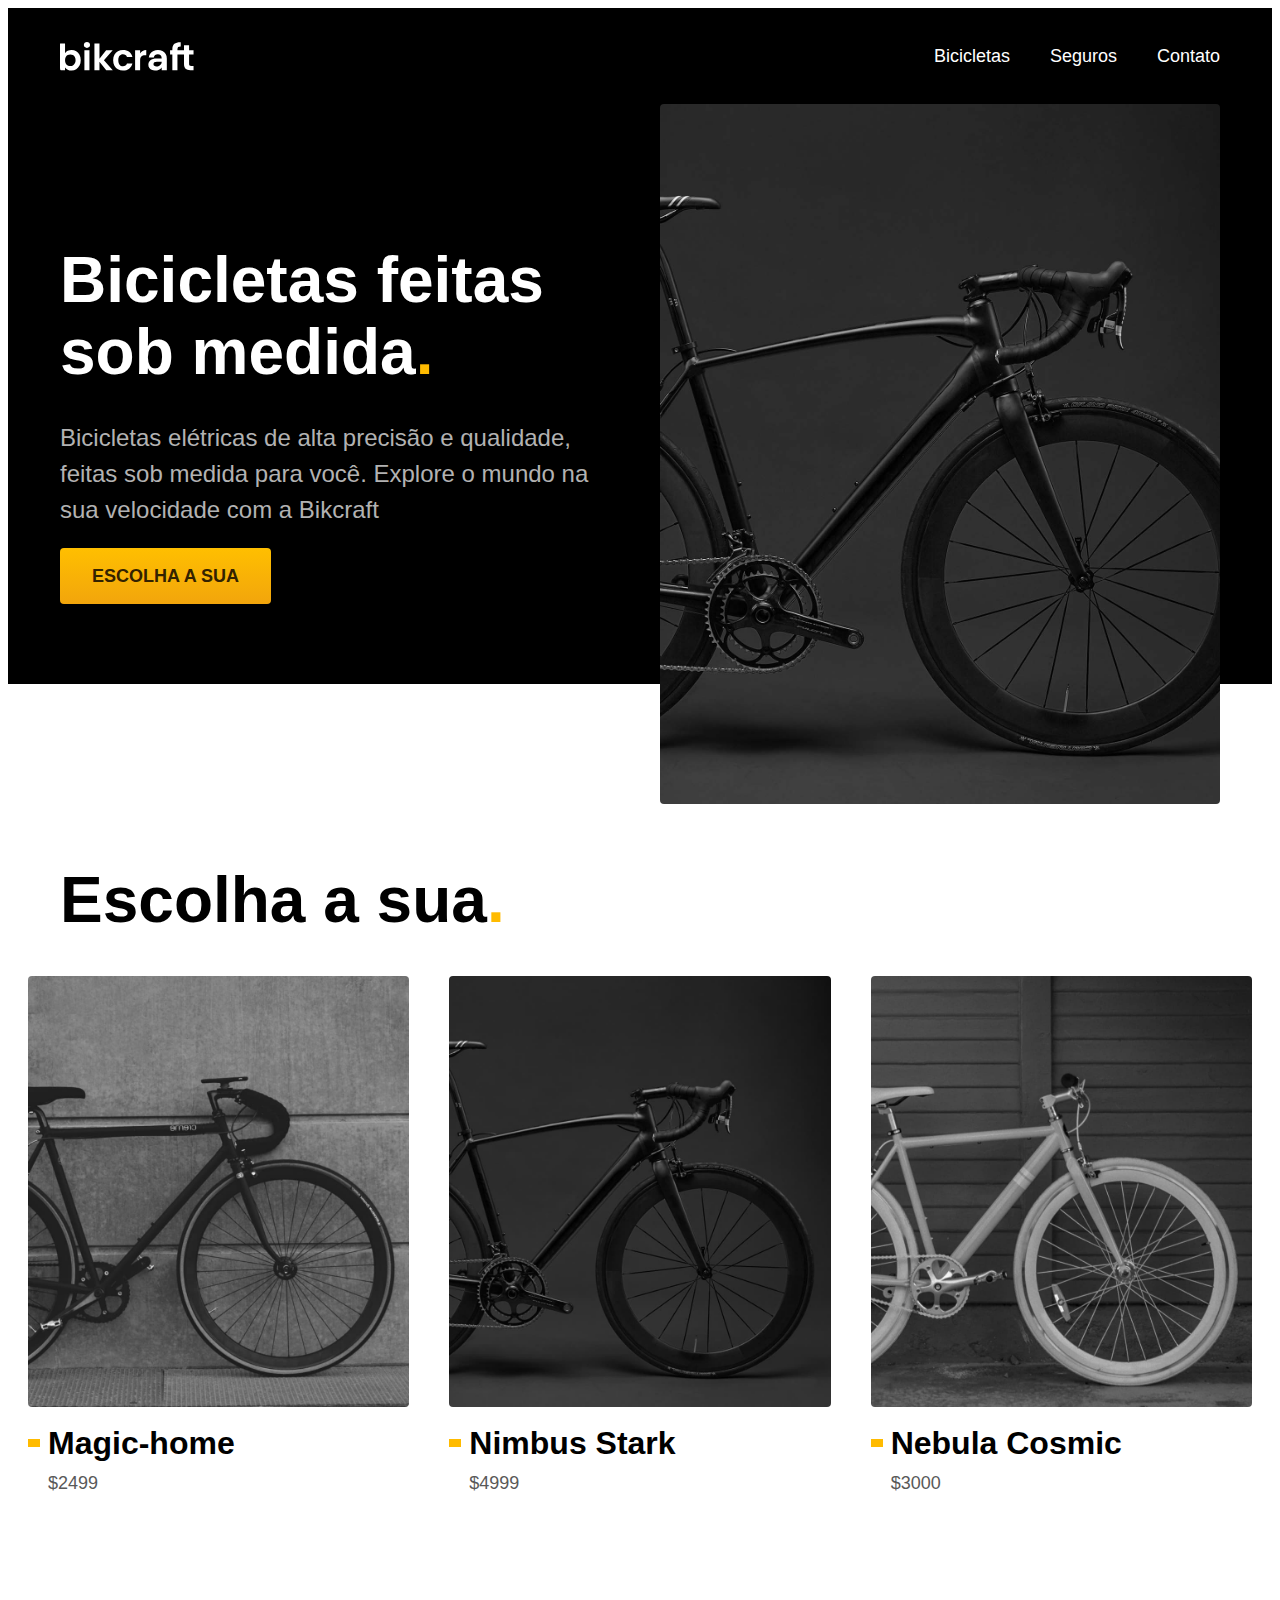
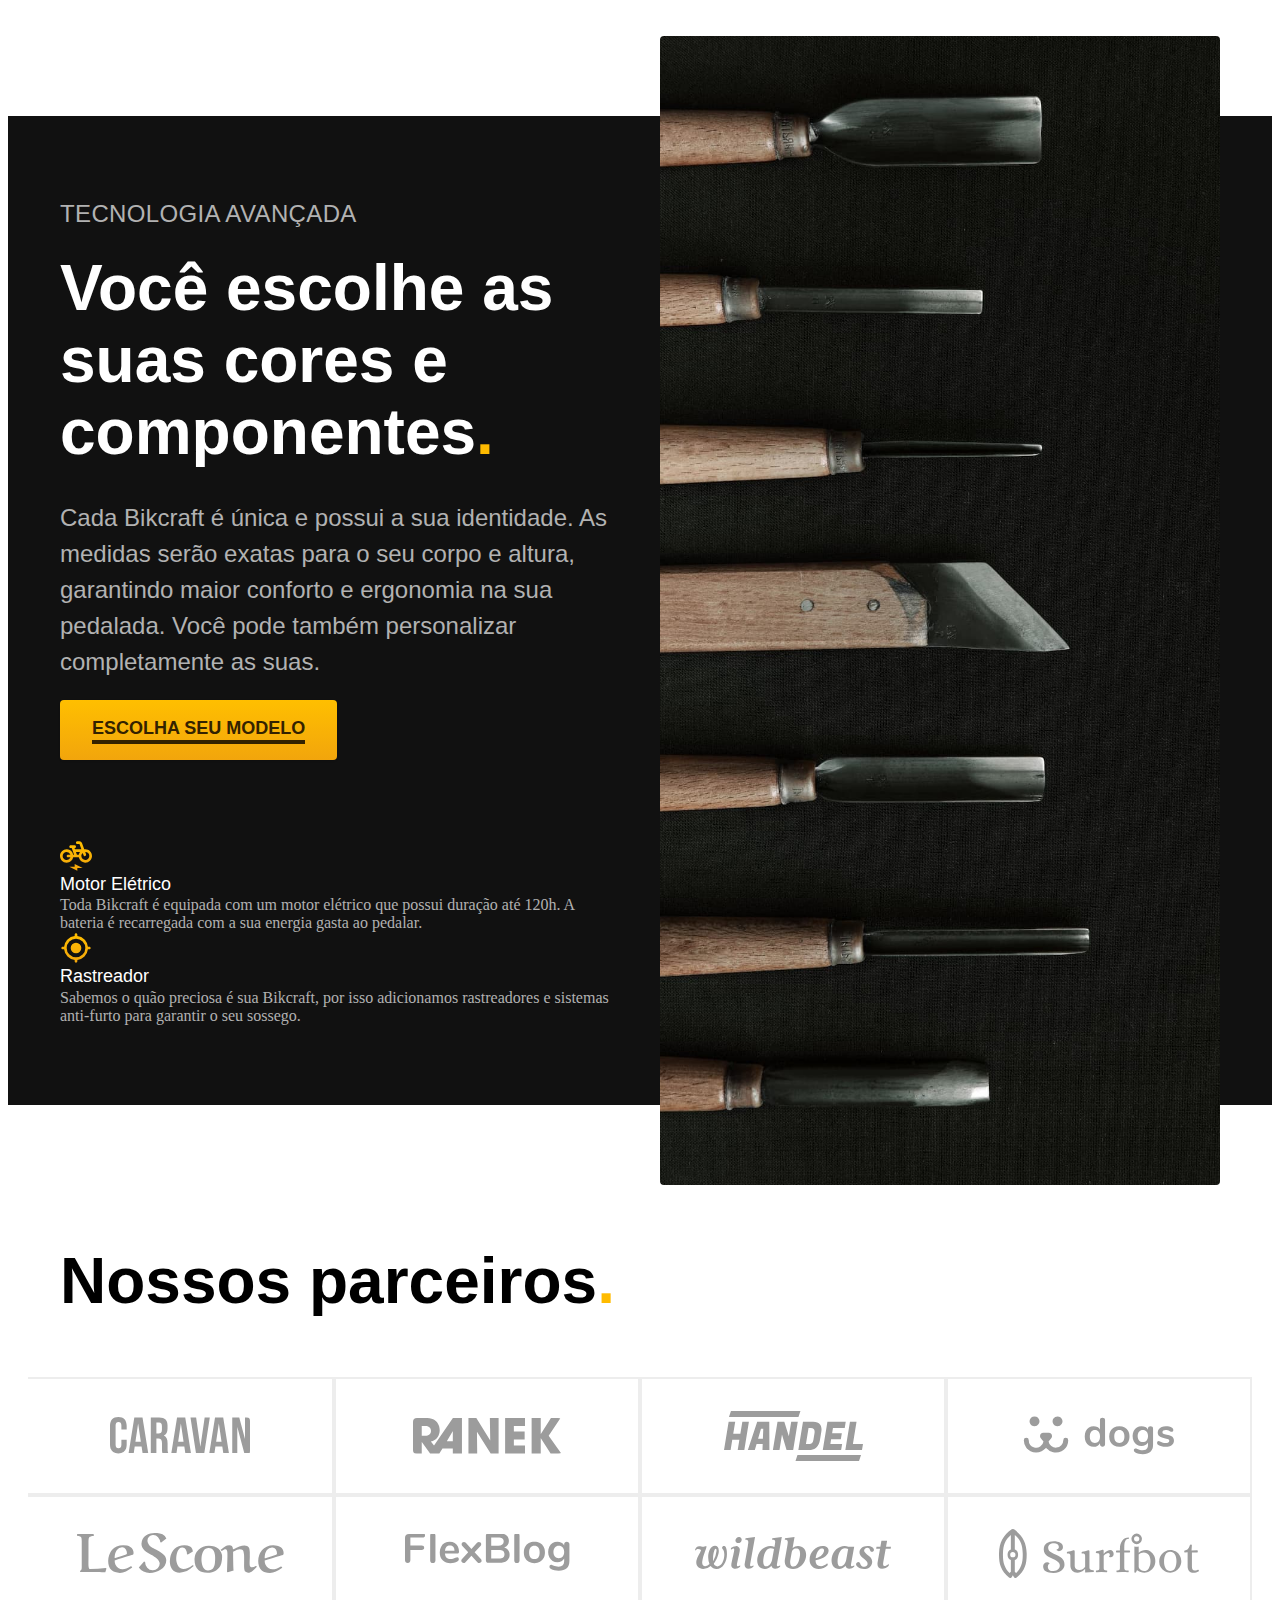
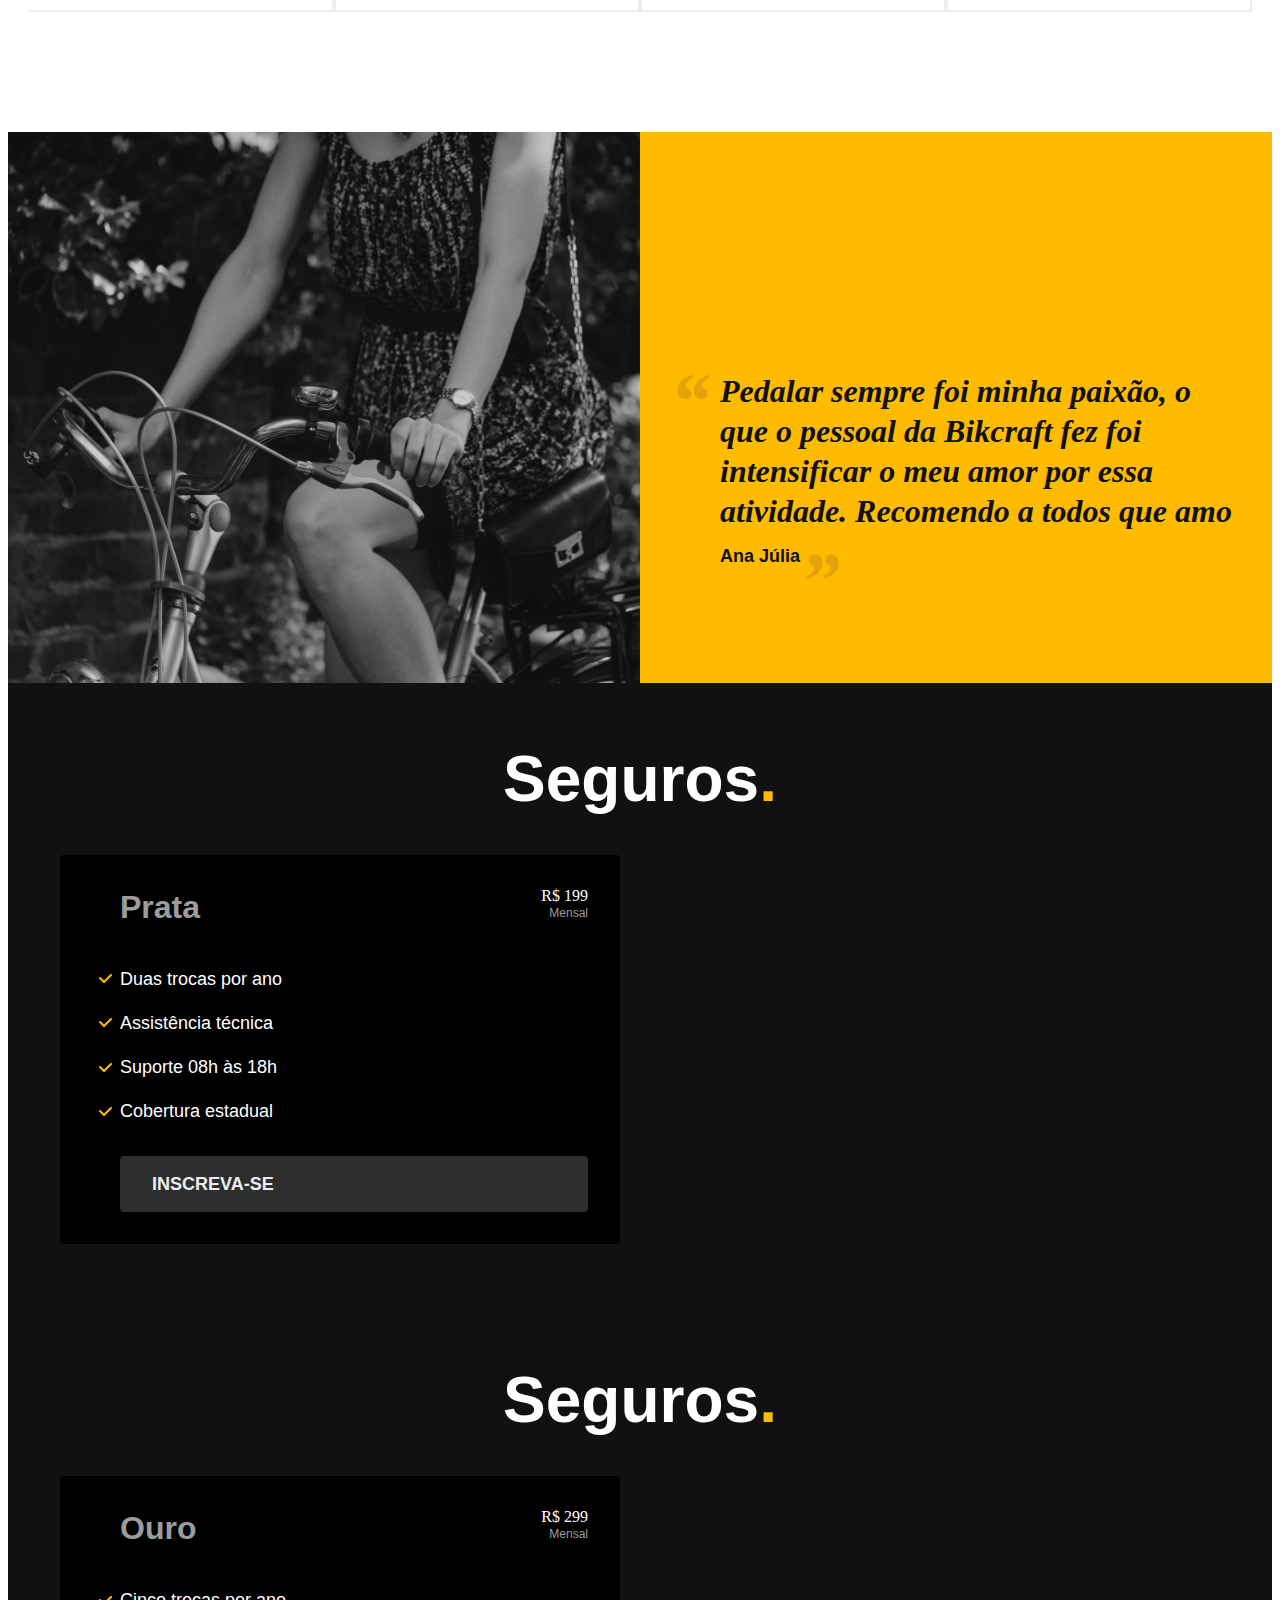
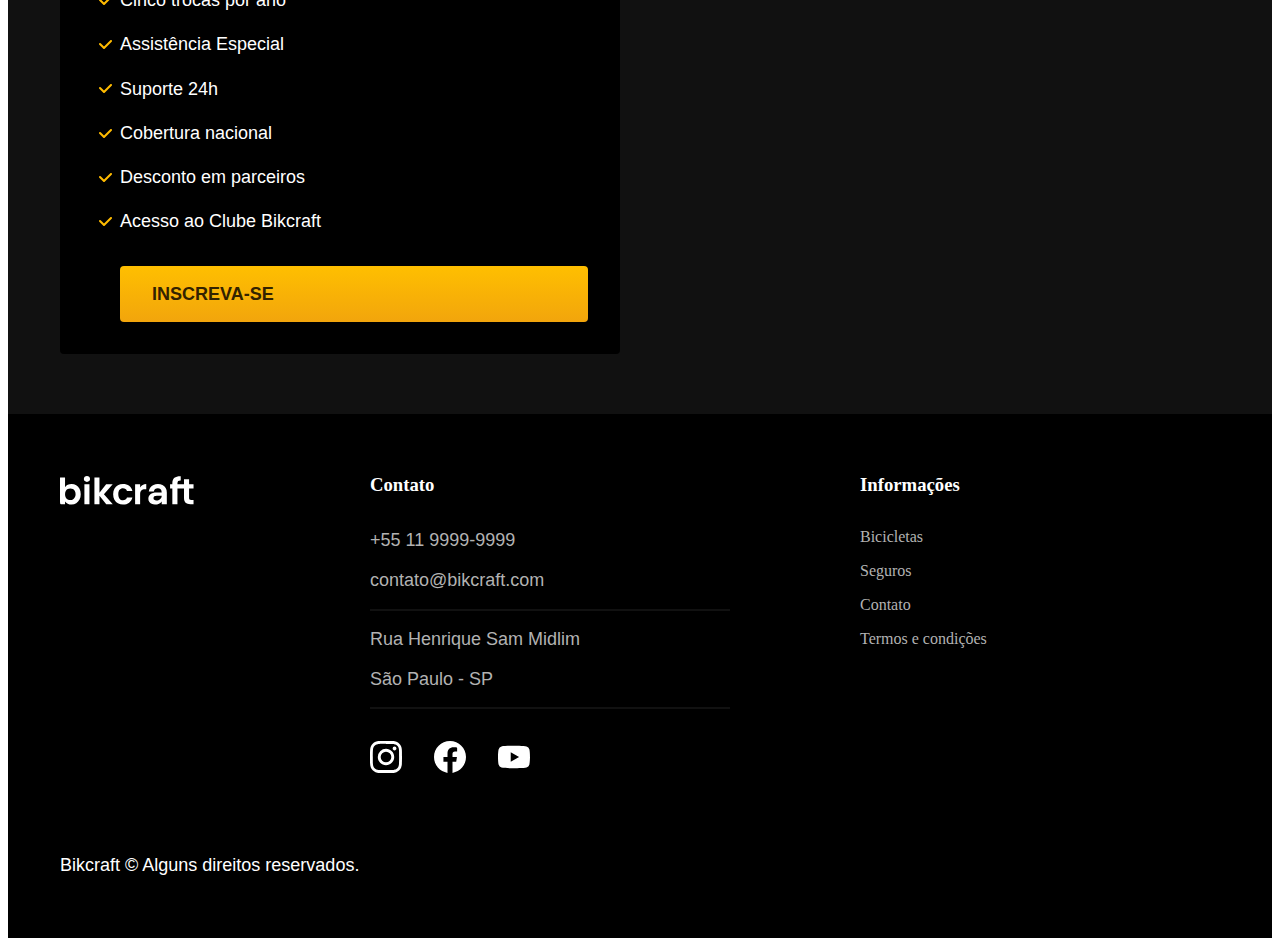
<file: index.html>
<!DOCTYPE html>
<html lang="pt-br">

<head>
    <meta charset="UTF-8">
    <meta name="viewport" content="width=device-width, initial-scale=1.0">
    <title>Bikcraft - Bicicletas Elétricas</title>
    <meta name="description" content="Bicicletas elétricas de alta precisão e qualidade, feitas sob medida para o cliente. Explore o mundo na velocidade com a Bikcraft">

    <link rel="icon" href="./favicon.svg" type="image/svg+xml"> 
    <link rel="preload" href="./css/style.min.css" as="style">
    <link rel="stylesheet" href="./css/style.min.css">

    <script>document.documentElement.classList.add('js')</script>
</head>

<body>
    <header class="header-bg">
        <div class="header container">
            <a href="./">
                <img src="./img/bikcraft.svg" alt="Bikcraft">
            </a>

            <nav aria-label="primaria">
                <ul class="header-menu font-1-m cor-0">
                    <li><a href="./Bicicletas.html">Bicicletas</a></li>
                    <li><a href="./Seguros.html">Seguros</a></li>
                    <li><a href="./Contato.html">Contato</a></li>
                </ul>
            </nav>
        </div>
    </header>

    <main class="introducao-bg">
        <div class="introducao container">
            <div class="introducao-conteudo">
                <h1 class="font-1-xxl cor-0" data-anime="200">Bicicletas feitas sob medida<span class="cor-p1">.</span></h1>
                <p class="font-2-l cor-5" data-anime="400">Bicicletas elétricas de alta precisão e qualidade, feitas sob medida para você.
                    Explore o mundo na sua velocidade com a Bikcraft</p>
                <a class="botao" data-anime="600" href="./Bicicletas.html">Escolha a sua</a>
            </div>

            <div>
                <picture data-anime="800">
                    <source media="(max-width: 800px)" srcset="./img/bicicleta/nimbus.jpg">
                    <img src="./img/fotos/introducao.jpg" width="1280" height="1600" alt="bicicleta eletrica">
                </picture>
            </div>
        </div>
    </main>

    <article class="bicicletas-lista">
        <h2 class="container font-1-xxl">Escolha a sua<span class="cor-p1">.</span></h2>
        <ul>
            <li>
                <a href="./bicicletas/magic.html">
                    <img src="./img/bicicletas/magic-home.jpg" alt="Bicicletas-preta">
                    <h3 class="font-1-xl">Magic-home</h3>
                    <span class="font-2-m cor-8">$2499</span>
                </a>
            </li>
            
            <li>
                <a href="./bicicletas/Nimbus.html">
                    <img src="./img/bicicletas/nimbus-home.jpg" alt="Bicicletas-preta">
                    <h3 class="font-1-xl">Nimbus Stark</h3>
                    <span class="font-2-m cor-8">$4999</span>
                </a>
            </li>

            <li>
                <a href="./bicicletas/Nebula.html">
                    <img src="./img/bicicletas/nebula-home.jpg" alt="Bicicletas-preta">
                    <h3 class="font-1-xl">Nebula Cosmic</h3>
                    <span class="font-2-m cor-8">$3000</span>
                </a>
            </li>
        </ul>
    </article>
    
    <article class="tecnologia-bg">
        <div class="tecnologia container">
            <div class="tecnologia-conteudo">
                <span class="font-2-l-b cor-5">Tecnologia Avançada</span>
                <h2 class="font-1-xxl cor-0">Você escolhe as suas cores e componentes<span class="cor-p1">.</span></h2>
                <p class="font-2-l cor-5">Cada Bikcraft é única e possui a sua identidade. As medidas serão exatas para o 
                    seu corpo e altura, garantindo maior conforto e ergonomia na sua pedalada. 
                    Você pode também personalizar completamente as suas.</p>
                <a class="botao link" href="./Bicicletas.html">Escolha seu modelo</a> <!-- Corrigido o caminho do link -->
                <div>
                    <img src="./img/icones/eletrica.svg" alt="">
                    <h3 class="font-1-m cor-0">Motor Elétrico</h3>
                    <p class="font-2-2 cor-5">Toda Bikcraft é equipada com um motor elétrico que possui duração até 120h. 
                        A bateria é recarregada com a sua energia gasta ao pedalar.
                    </p>
                </div>
                
                <div>
                    <img src="./img/icones/rastreador.svg" alt="">
                    <h3 class="font-1-m cor-0">Rastreador</h3>
                    <p class="font-2-2 cor-5">Sabemos o quão preciosa é sua Bikcraft, por isso adicionamos rastreadores e
                        sistemas anti-furto para garantir o seu sossego.
                    </p>
                </div>
            </div>
            <div class="tecnologia-imagem">
                <img src="./img/fotos/tecnologia.jpg" alt="">
            </div>
        </div>
    </article>
    

    <section class="parceiros" aria-label="Nossos Parceiros">
        <h2 class="container font-1-xxl">Nossos parceiros<span class="cor-p1">.</span></h2>
        
        <ul>
            <li><img src="./img/parceiros/caravan.svg" alt="caravan"></li>
            <li><img src="./img/parceiros/ranek.svg" alt="ranekd"></li>
            <li><img src="./img/parceiros/handel.svg" alt="handel"></li>
            <li><img src="./img/parceiros/dogs.svg" alt="dogs"></li>
            <li><img src="./img/parceiros/lescone.svg" alt="lecone"></li>
            <li><img src="./img/parceiros/flexblog.svg" alt="flexbox"></li>
            <li><img src="./img/parceiros/wildbeast.svg" alt="wildobeast"></li>
            <li><img src="./img/parceiros/surfbot.svg" alt="surfbot"></li>
        </ul>
    </section>

    <section class="depoimento">
        <div>
            <img src="./img/fotos/depoimento.jpg" alt="Pessoa pedalando uma bicicleta Bikcraft">
        </div>
        <div class="depoimento-conteudo">
            <blockquote class="font-1-xl cor-11">
                <p>
                    Pedalar sempre foi minha paixão, o que o pessoal da Bikcraft fez foi intensificar o meu amor por essa atividade.
                    Recomendo a todos que amo
                    <span class="font-1-m-b cor-11">Ana Júlia</span>
                </p>
            </blockquote>
        </div>
    </section>

    <article class="seguros-bg">
        <div class="seguros container">
            <h2 class="container font-1-xxl cor-0">Seguros<span class="cor-p1">.</span></h2>
            <div class="seguros-item">
                <h3 class="font-1-xl cor-6">Prata</h3>
                <span class="font-1 xl cor-0">R$ 199 <span class="font-1-xs cor-6">Mensal</span></span>
                <ul class="font-2-m cor-0">
                    <li>Duas trocas por ano</li>
                    <li>Assistência técnica</li> 
                    <li>Suporte 08h às 18h</li> 
                    <li>Cobertura estadual</li>
                </ul>
                <a class="botao secundario" href="./orcamento.html">Inscreva-se</a>
            </div>
        </div>

        <div class="seguros container">
            <h2 class="container font-1-xxl cor-0">Seguros<span class="cor-p1">.</span></h2>
            <div class="seguros-item">
                <h3 class="font-1-xl cor-6">Ouro</h3>
                <span class="font-1 xl cor-0">R$ 299 <span class="font-1-xs cor-6">Mensal</span></span>
                <ul class="font-2-m cor-0">
                    <li>Cinco trocas por ano</li>
                    <li>Assistência Especial</li> 
                    <li>Suporte 24h</li> 
                    <li>Cobertura nacional</li>
                    <li>Desconto em parceiros</li>
                    <li>Acesso ao Clube Bikcraft</li>
                </ul>
                <a class="botao" href="./orcamento.html">Inscreva-se</a>
            </div>
        </div>
    </article>

    <footer class="footer-bg">
        <div class="footer container">
            <img src="./img/bikcraft.svg" alt="bikcraft">
            <div class="footer-contato">
                <h3 class="font-2-2-l-b cor-0">Contato</h3>
                <ul class="font-2-m cor-5">
                    <li><a href="tel:+551199999999">+55 11 9999-9999</a></li>
                    <li><a href="mailto:contato@bikcraft.com">contato@bikcraft.com</a></li>
                    <li>Rua Henrique Sam Midlim</li>
                    <li>São Paulo - SP</li>
                </ul>

                <div class="footer-redes">
                    <a href="./"><img src="./img/redes/instagram.svg" alt="Instagram"></a>
                    <a href="./"><img src="./img/redes/facebook.svg" alt="Facebook"></a>
                    <a href="./"><img src="./img/redes/youtube.svg" alt="Youtube"></a>
                </div>
            </div>
            <div class="footer-informacoes">
                <h3 class="font-1-b cor-0">Informações</h3>
                <nav>
                    <ul class="font-1-2-m cor-5">
                        <li><a href="./Bicicletas.html">Bicicletas</a></li>
                        <li><a href="./Seguros.html">Seguros</a></li>
                        <li><a href="./Contato.html">Contato</a></li>
                        <li><a href="./termos.html">Termos e condições</a></li>
                    </ul>
                </nav>
            </div>
            <p class="footer-copy font-2-m cor-0">Bikcraft © Alguns direitos reservados.</p>
        </div>
    </footer>

    <script src="./script/plugins/simple-anime.js"></script>
    <script src="./script/script.js"></script>
</body>

</html>
</file>
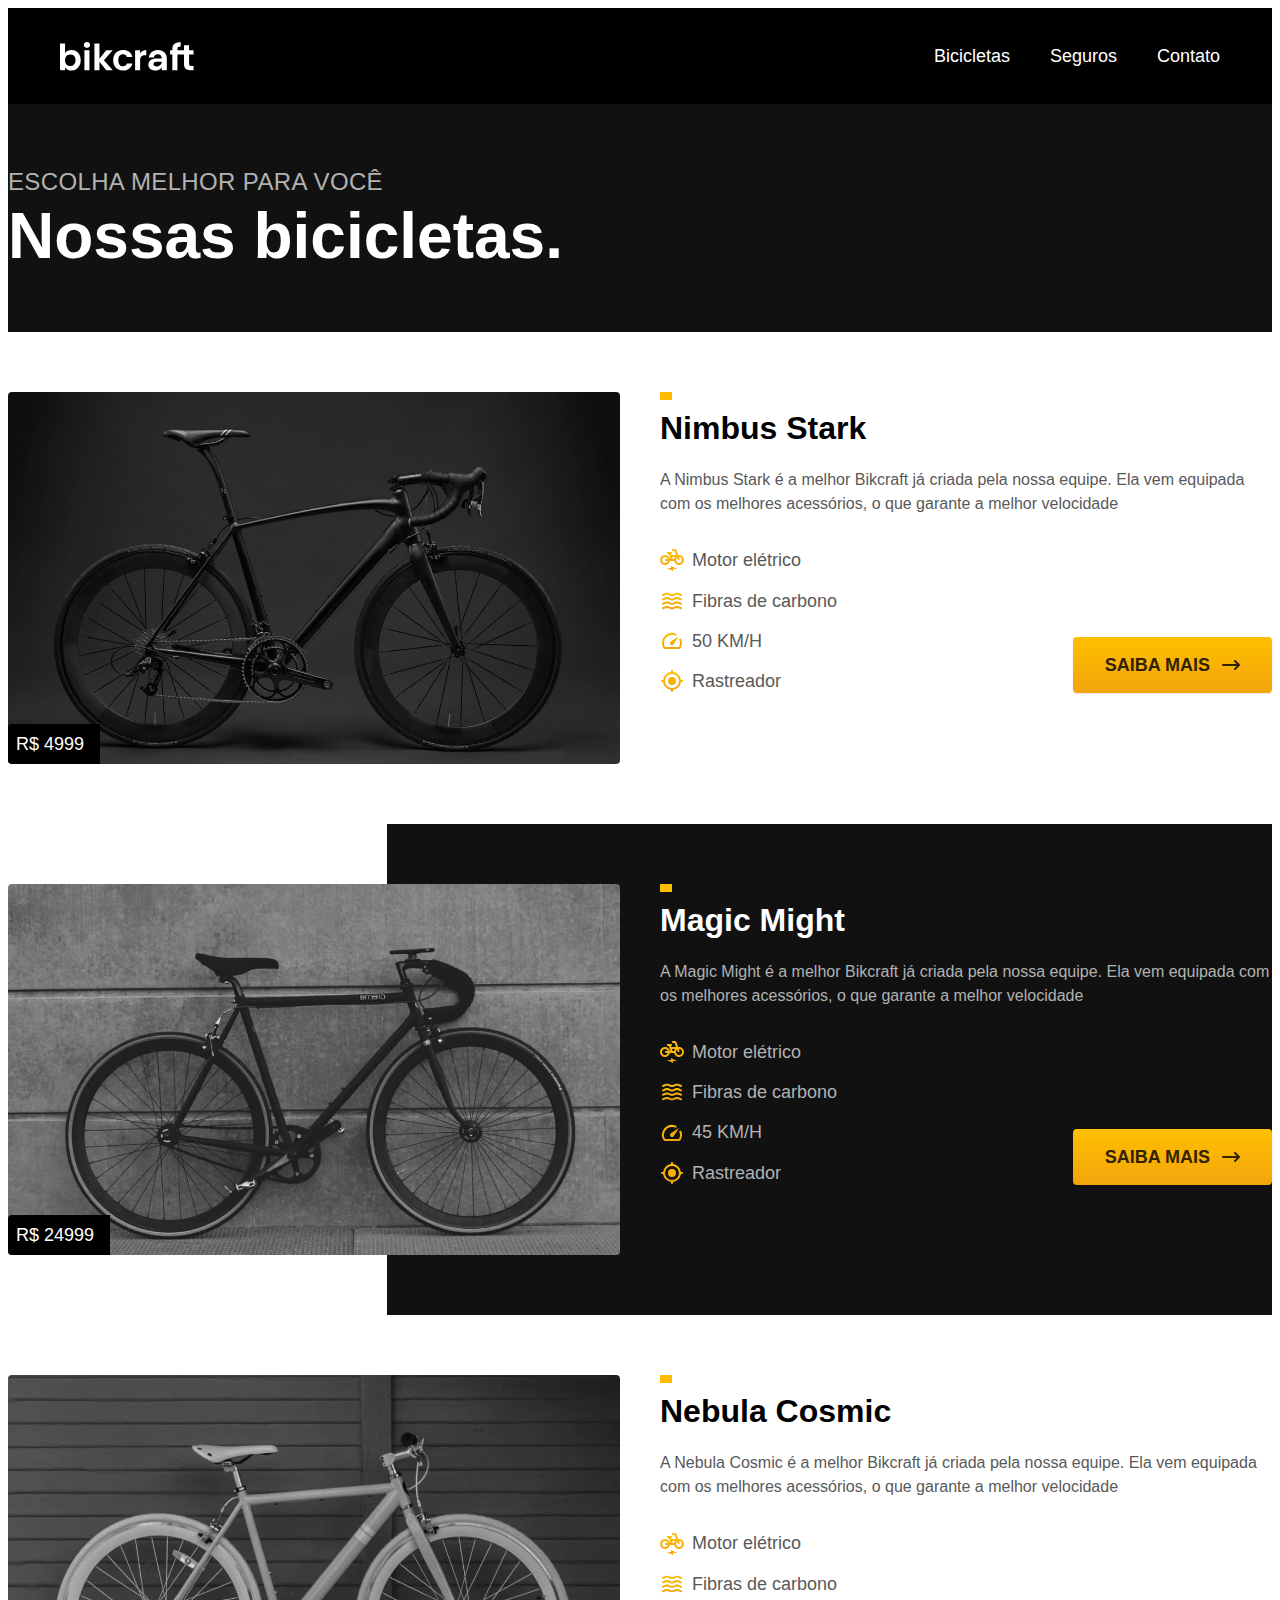
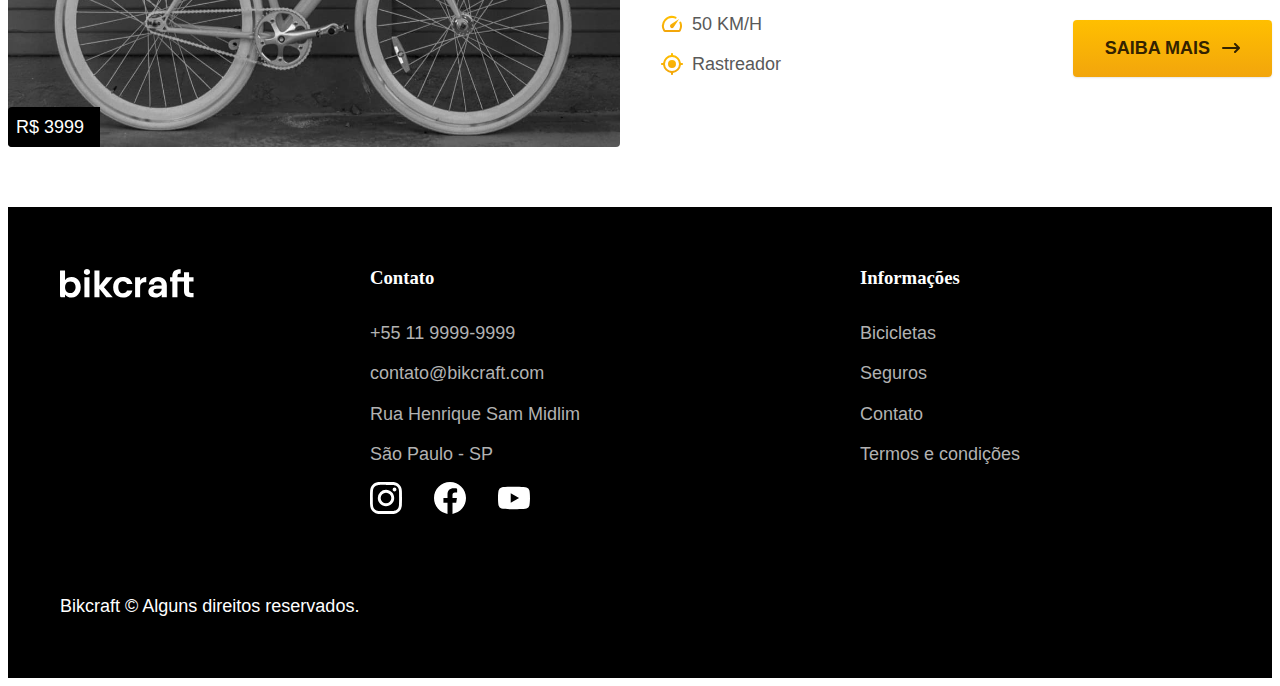
<file: bicicletas.html>
<!DOCTYPE html>
<html lang="pt-br">

<head>
    <meta charset="UTF-8">
    <meta name="viewport" content="width=device-width, initial-scale=1.0">

    <title>Bicicletas | Bikcraft</title>
    <meta name="description" content="Bicicletas">
    <link rel="icon" href="./favicon.svg" type="image/svg+xml"> 
    <link rel="preload" href="../css/style.min.css" as="style">
    <link rel="stylesheet" href="../css/style.min.css">
    <script>document.documentElement.classList.add('js')</script>
</head>

<body id="bicicletas"> 
    <header class="header-bg">
        <div class="header container">
            <a href="./">
                <img src="./img/bikcraft.svg" alt="Bikcraft">
            </a>

            <nav aria-label="primaria">
                <ul class="header-menu font-1-m cor-0">
                    <li><a href="./Bicicletas.html">Bicicletas</a></li>
                    <li><a href="./Seguros.html">Seguros</a></li>
                    <li><a href="./Contato.html">Contato</a></li>
                </ul>
            </nav>
        </div>
    </header>

    <main>
        <div class="titulo-bg">
            <div class="titulo-container">
                <p class="font-2-l-b cor-5">Escolha melhor para você</p>
                <h1 class="font-1-xxl cor-0">Nossas bicicletas<span class="cor-p1"></span>.</h1>
            </div>
        </div>

        <div class="bicicletas-container">
            <div class="bicicletas-imagem">
                <img src="../img/bicicletas/nimbus.jpg" alt="Bicicleta-preta">
                <span class="font-2-m cor-0">R$ 4999 </span>
            </div>

            <div class="bicicletas-conteudo">
                <h2 class="font-1-xl">Nimbus Stark</h2>
                <p class="font-2-s cor-8">A Nimbus Stark é a melhor Bikcraft já criada pela nossa equipe. Ela vem equipada com os melhores acessórios, o que garante a melhor velocidade
                </p>
                <ul class="font-1-m cor-8">
                    <li>
                        <img src="./img/icones/eletrica.svg" alt=""> Motor elétrico
                    </li>
                    <li>
                        <img src="./img/icones/carbono.svg" alt=""> Fibras de carbono
                    </li>
                    <li>
                        <img src="./img/icones/velocidade.svg" alt=""> 50 KM/H
                    </li>
                    <li>
                        <img src="./img/icones/rastreador.svg" alt=""> Rastreador
                    </li>
                </ul>
                <a class="botao seta" href="./Bicicletas/nimbus.html">Saiba mais</a>
            </div>
        </div>

        <div class="bicicletas-bg">
            <div class="bicicletas-container">
                <div class="bicicletas-imagem">
                    <img src="./img/bicicletas/magic.jpg" alt="Bicicleta-preta">
                    <span class="font-2-m cor-0">R$ 24999 </span>
                </div>
                <div class="bicicletas-conteudo">
                    <h2 class="font-1-xl cor-0">Magic Might</h2>
                    <p class="font-2-s cor-5">A Magic Might é a melhor Bikcraft já criada pela nossa equipe. Ela vem equipada com os melhores acessórios, o que garante a melhor velocidade
                    </p>
                    <ul class="font-1-m cor-5">
                        <li>
                            <img src="./img/icones/eletrica.svg" alt=""> Motor elétrico
                        </li>
                        <li>
                            <img src="./img/icones/carbono.svg" alt=""> Fibras de carbono
                        </li>
                        <li>
                            <img src="./img/icones/velocidade.svg" alt=""> 45 KM/H
                        </li>
                        <li>
                            <img src="./img/icones/rastreador.svg" alt=""> Rastreador
                        </li>
                    </ul>
                    <a class="botao seta" href="./Bicicletas/magic.html">Saiba mais</a>
                </div>
            </div>
        </div>

        <div class="bicicletas-container">
            <div class="bicicletas-imagem">
                <img src="./img/bicicletas/nebula.jpg" alt="Bicicleta-preta">
                <span class="font-2-m cor-0">R$ 3999 </span>
            </div>
            <div class="bicicletas-conteudo">
                <h2 class="font-1-xl">Nebula Cosmic</h2>
                <p class="font-2-s cor-8">A Nebula Cosmic é a melhor Bikcraft já criada pela nossa equipe. Ela vem equipada com os melhores acessórios, o que garante a melhor velocidade
                </p>
                <ul class="font-1-m cor-8">
                    <li>
                        <img src="./img/icones/eletrica.svg" alt=""> Motor elétrico
                    </li>
                    <li>
                        <img src="./img/icones/carbono.svg" alt=""> Fibras de carbono
                    </li>
                    <li>
                        <img src="./img/icones/velocidade.svg" alt=""> 50 KM/H
                    </li>
                    <li>
                        <img src="./img/icones/rastreador.svg" alt=""> Rastreador
                    </li>
                </ul>
                <a class="botao seta" href="./Bicicletas/nebula.html">Saiba mais</a>
            </div>
        </div>
    </main>

    <footer class="footer-bg">
        <div class="footer container">
            <img src="./img/bikcraft.svg" alt="bikcraft">
            <div class="footer-contatos">
                <h3 class="font-2-2-l-b cor-0">Contato</h3>
                <ul class="font-2-m cor-5">
                    <li><a href="tel:+551199999999">+55 11 9999-9999</a></li>
                    <li><a href="mailto:contato@bikcraft.com">contato@bikcraft.com</a></li>
                    <li>Rua Henrique Sam Midlim</li>
                    <li>São Paulo - SP</li>
                </ul>

                <div class="footer-redes">
                    <a href="https://www.instagram.com/"><!-- Adicionei um link de exemplo para o Instagram -->
                        <img src="./img/redes/instagram.svg" alt="Instagram">
                    </a>

                    <a href="https://www.facebook.com/"><!-- Adicionei um link de exemplo para o Facebook -->
                        <img src="./img/redes/facebook.svg" alt="Facebook">
                    </a>

                    <a href="https://www.youtube.com/"><!-- Adicionei um link de exemplo para o Youtube -->
                        <img src="./img/redes/youtube.svg" alt="Youtube">
                    </a>
                </div>
            </div>
            <div class="footer-informacoes">
                <h3 class="font-1-b cor-0">Informações</h3>
                <nav>
                    <ul class="font-1-m cor-5">
                        <li><a href="./Bicicletas.html">Bicicletas</a></li>
                        <li><a href="./Seguros.html">Seguros</a></li>
                        <li><a href="./Contato.html">Contato</a></li>
                        <li><a href="./termos.html">Termos e condições</a></li>
                    </ul>
                </nav>
            </div>
            <p class="footer-copy font-2-m cor-0">Bikcraft © Alguns direitos reservados.</p>
        </div>
    </footer>

    <script src="./script/script.js"></script>
</body>

</html>
</file>
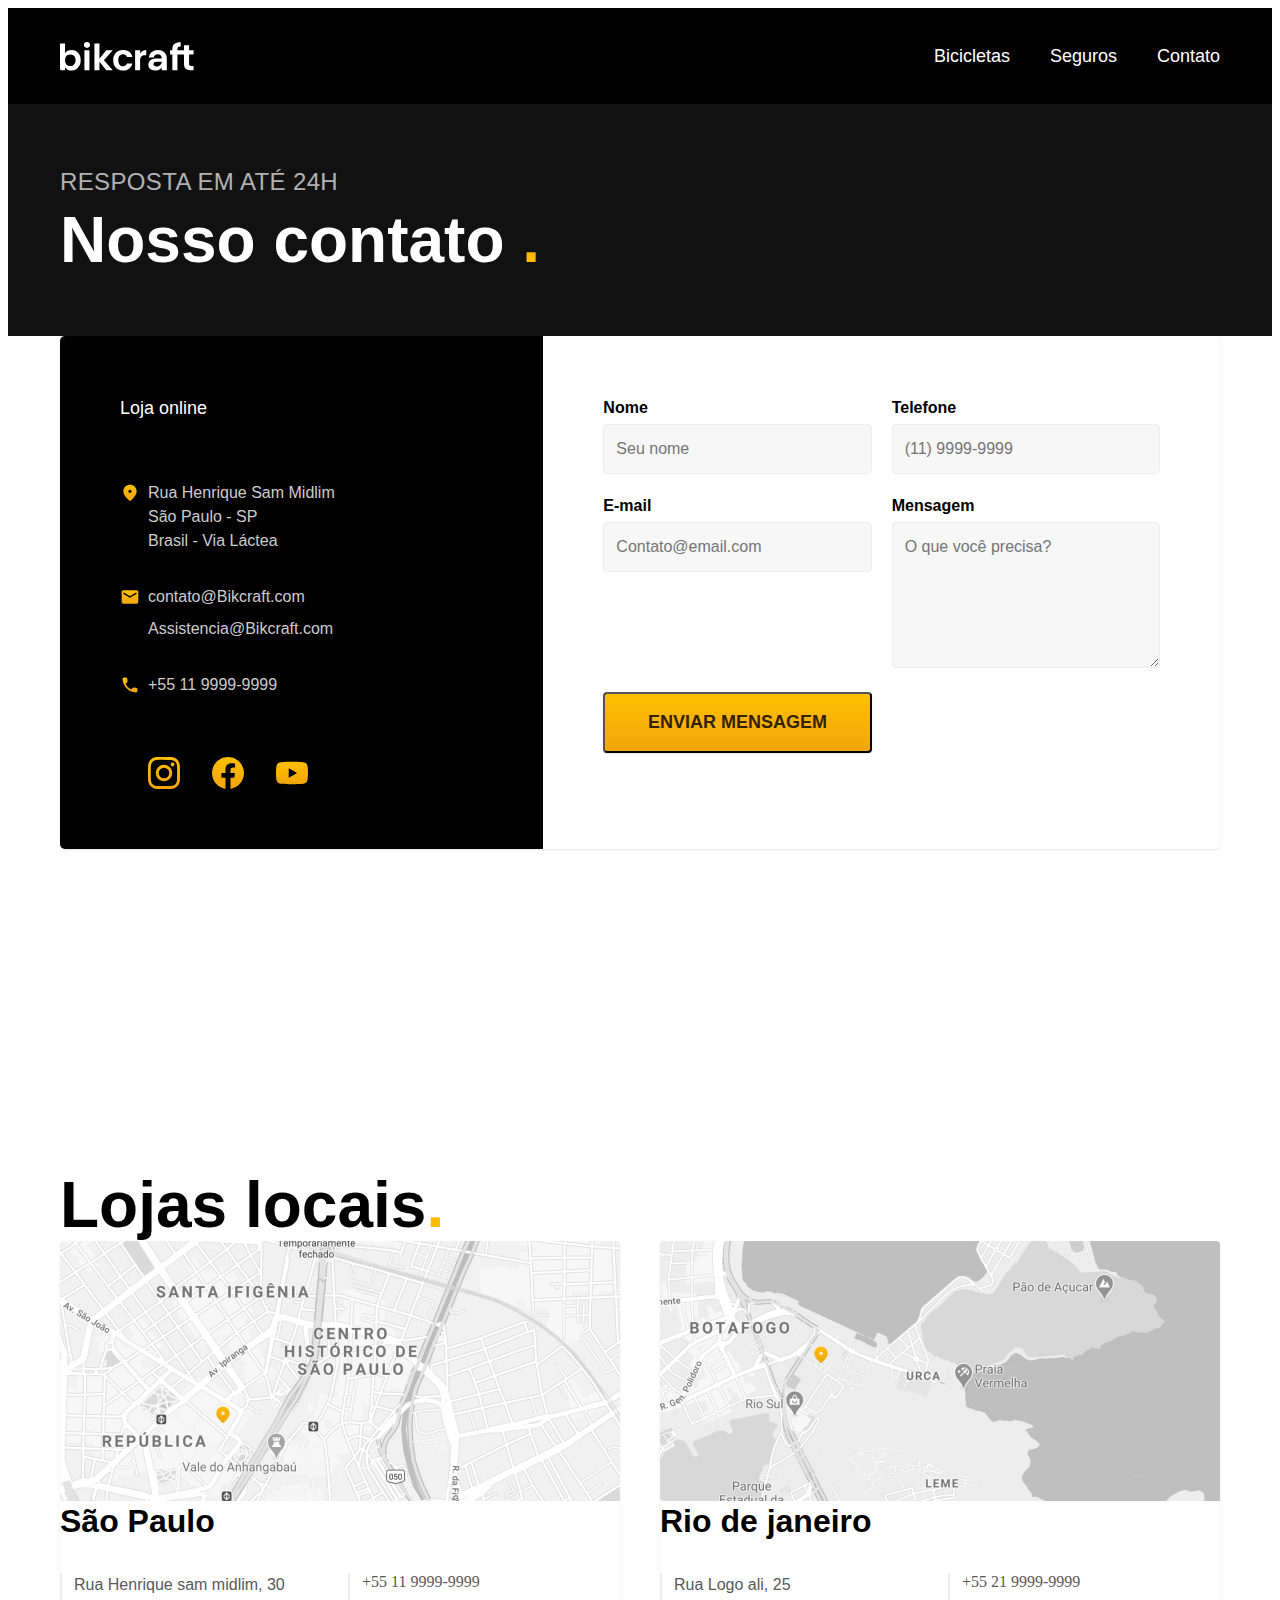
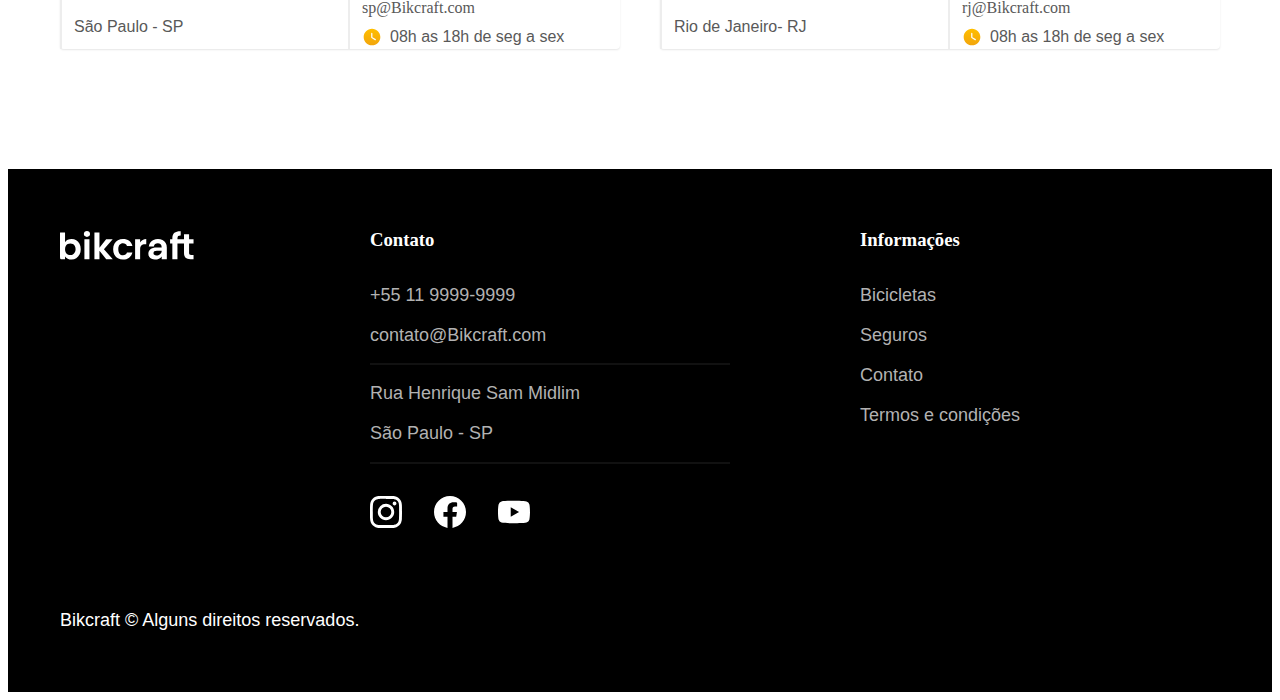
<file: contato.html>
<!DOCTYPE html>
<html lang="pt-br">

<head>
    <meta charset="UTF-8">
    <meta name="viewport" content="width=device-width, initial-scale=1.0">


    <title> Contato | Bikcraft</title>
    <meta name="description" content="Termos e condiçôes">
    <link rel="icon" href="./favicon.svg" type="image/svg+xml"> 
     <link rel="preloand" href=" ./css/style.min.css" as="style">
    <link rel="stylesheet" href=" ./css/style.min.css">
<script>document.documentElement.classList.add('js')</script>
</head>

</body id="termos">  
    <header class="header-bg">
        <div class="header container">
            <a href="./">
                <img src="./img/bikcraft.svg" alt="Bikcraft">
            </a>

            <nav aria-label="primaria">
                <ul class="header-menu font-1-m cor-0">
                    <li><a href="./Bicicletas.html">Bicicletas</a></li>
                    <li><a href="./Seguros.html">Seguros</a></li>
                    <li><a href="./Contato.html">Contato</a></li>
                </ul>
            </nav>
        </div>
    </header>



    <main>
        <div class="titulo-bg">
            <div class="titulo container">
                <p class="font-2-l-b cor-5">Resposta em até 24h</p>
                <h1 class="font-1-xxl cor-0">Nosso contato <span class="cor-p1">.</span></h1>
            </div>
        </div>
    
        <div class="contato container">
            <section class="contato-dados" aria-label="Endereço">
                <h2 class="font-1-m cor-0">Loja online</h2>
                <div class="contato-endereço font-2-s cor-4">
                    <p>Rua Henrique Sam Midlim</p>
                    <p>São Paulo - SP</p>
                    <p>Brasil - Via Láctea</p>
                </div>
                <address class="contato-meios font-2-s cor-4">
                    <a href="mailto:contato@Bikcraft.com">contato@Bikcraft.com</a>
                    <a href="mailto:Assistencia@Bikcraft.com">Assistencia@Bikcraft.com</a>
                    <a href="tel:+551199999999">+55 11 9999-9999</a>
                </address>
                <div class="contato-redes">
                    <a href="./"><!-- Adicionei um link de exemplo para o Instagram -->
                        <img src="./img/redes/instagram-p.svg" alt="Instagram">
                    </a>
    
                    <a href="./"><!-- Adicionei um link de exemplo para o Facebook -->
                        <img src="./img/redes/facebook-p.svg" alt="Facebook">
                    </a>
    
                    <a href="./"><!-- Adicionei um link de exemplo para o Youtube -->
                        <img src="./img/redes/youtube-p.svg" alt="Youtube">
                    </a>
                </div>
            </section>
    
            <section class="contato-formulario" aria-label="Formulário">
                <form class="form" action="./contatos.html">
                    <div>
                        <label for="nome">Nome</label>
                        <input type="text" id="nome" name="nome" placeholder="Seu nome">
                    </div>
    
                    <div>
                        <label for="telefone">Telefone</label>
                        <input type="text" id="telefone" name="telefone" placeholder="(11) 9999-9999">
                    </div>
    
                    <div>
                        <label for="email">E-mail</label>
                        <input type="email" id="email" name="email" placeholder="Contato@email.com">
                    </div>
    
                    <div>
                        <label for="mensagem">Mensagem</label>
                        <textarea rows="5" id="mensagem" name="mensagem" placeholder="O que você precisa?"></textarea>
                    </div>
    
                    <button class="botao cor-2" type="submit">Enviar Mensagem</button>
                </form>
            </section>
        </div>
    </main>

  <article class="lojas container">
    <h2 class="font-1-xxl">Lojas locais<span class="cor-p1">.</span></h2>
    <div class="lojas-item">
        <img src="./img/lojas/sp.jpg" alt="Mapa mostrando o endereço Rua henrique sam midlim, 30 - São Paulo - SP">
        <div class="lojas-conteudo">
            <h3 class="font-1-xl">São Paulo </h3>
        <div class="lojas-dados font-2-s cor-8">
            <p>Rua Henrique sam midlim, 30</p>
            <p>São Paulo - SP</p>
        </div>
        <div class="lojas-dados fonr-2-s cor-8">
            <a href="tel:+551199999999">+55 11 9999-9999</a>
            <a href="mailto:sp@Bikcraft.com">sp@Bikcraft.com</a>
            <p class="lojas-tempo font-1-s" ><img src="./img/icones/horario.svg" alt="">08h as 18h de seg a sex</p>
        </div>
    </div>
</div>


<div class="lojas-item">
    <img src="./img/lojas/rj.jpg" alt="Mapa mostrando o endereço Rua henrique sam midlim, 30 - São Paulo - SP">
    <div class="lojas-conteudo">
        <h3 class="font-1-xl">Rio de janeiro</h3>
      <div class="lojas-dados font-2-s cor-8">
        <p>Rua Logo ali, 25</p>
        <p>Rio de Janeiro- RJ</p>
     </div>
      <div class="lojas-dados fonr-2-s cor-8">
        <a href="tel:+552199999999">+55 21 9999-9999</a>
        <a href="mailto:rj@Bikcraft.com">rj@Bikcraft.com</a>
         <p class="lojas-tempo font-1-s"><img src="./img/icones/horario.svg" alt="">08h as 18h de seg a sex</p>
      </div>
    </div>
   </div>
  </article>
    
    <footer class="footer-bg">
        <div class="footer container">
            <img src="./img/bikcraft.svg" alt="bikcraft">
            <div class="footer-contato"> <!-- Corrigi a classe para "footer-contato" -->
                <h3 class="font-2-2-l-b cor-0">Contato</h3>
                <ul class="font-2-m cor-5">
                    <li><a href="tel:+551199999999">+55 11 9999-9999</a></li>
                    <li><a href="mailto:contato@Bikcraft.com">contato@Bikcraft.com</a></li> <!-- Corrigi "Mailto" para "mailto" -->
                    <li>Rua Henrique Sam Midlim</li>
                    <li>São Paulo - SP</li>
                </ul>
    
                <div class="footer-redes">
                    <a href="./"><!-- Adicionei um link de exemplo para o Instagram -->
                        <img src="./img/redes/instagram.svg" alt="Instagram">
                    </a>
    
                    <a href="./"><!-- Adicionei um link de exemplo para o Facebook -->
                        <img src="./img/redes/facebook.svg" alt="Facebook">
                    </a>
                
    
                    <a href="./"><!-- Adicionei um link de exemplo para o Youtube -->
                        <img src="./img/redes/youtube.svg" alt="Youtube">
                    </a>
                </div>
            </div>
            <div class="footer-informacoes"> <!-- Corrigi a classe para "footer-informacoes" -->
                <h3 class="font-1-b cor-0">Informações</h3>
                <nav>
                    <ul class="font-1-m cor-5">
                        <li><a href="./Bicicletas.html">Bicicletas</a></li>
                        <li><a href="./Seguros.html">Seguros</a></li>
                        <li><a href="./Contato.html">Contato</a></li>
                        <li><a href="./termos.html">Termos e condições</a></li> <!-- Corrigi o caminho do link -->
                    </ul>
                </nav>
            </div>
            <p class="footer-copy font-2-m cor-0">Bikcraft © Alguns direitos reservados.</p>
        </div>
    </footer>
    
      <script src="./script/script.js"></script>
</body>
    </html>
</file>
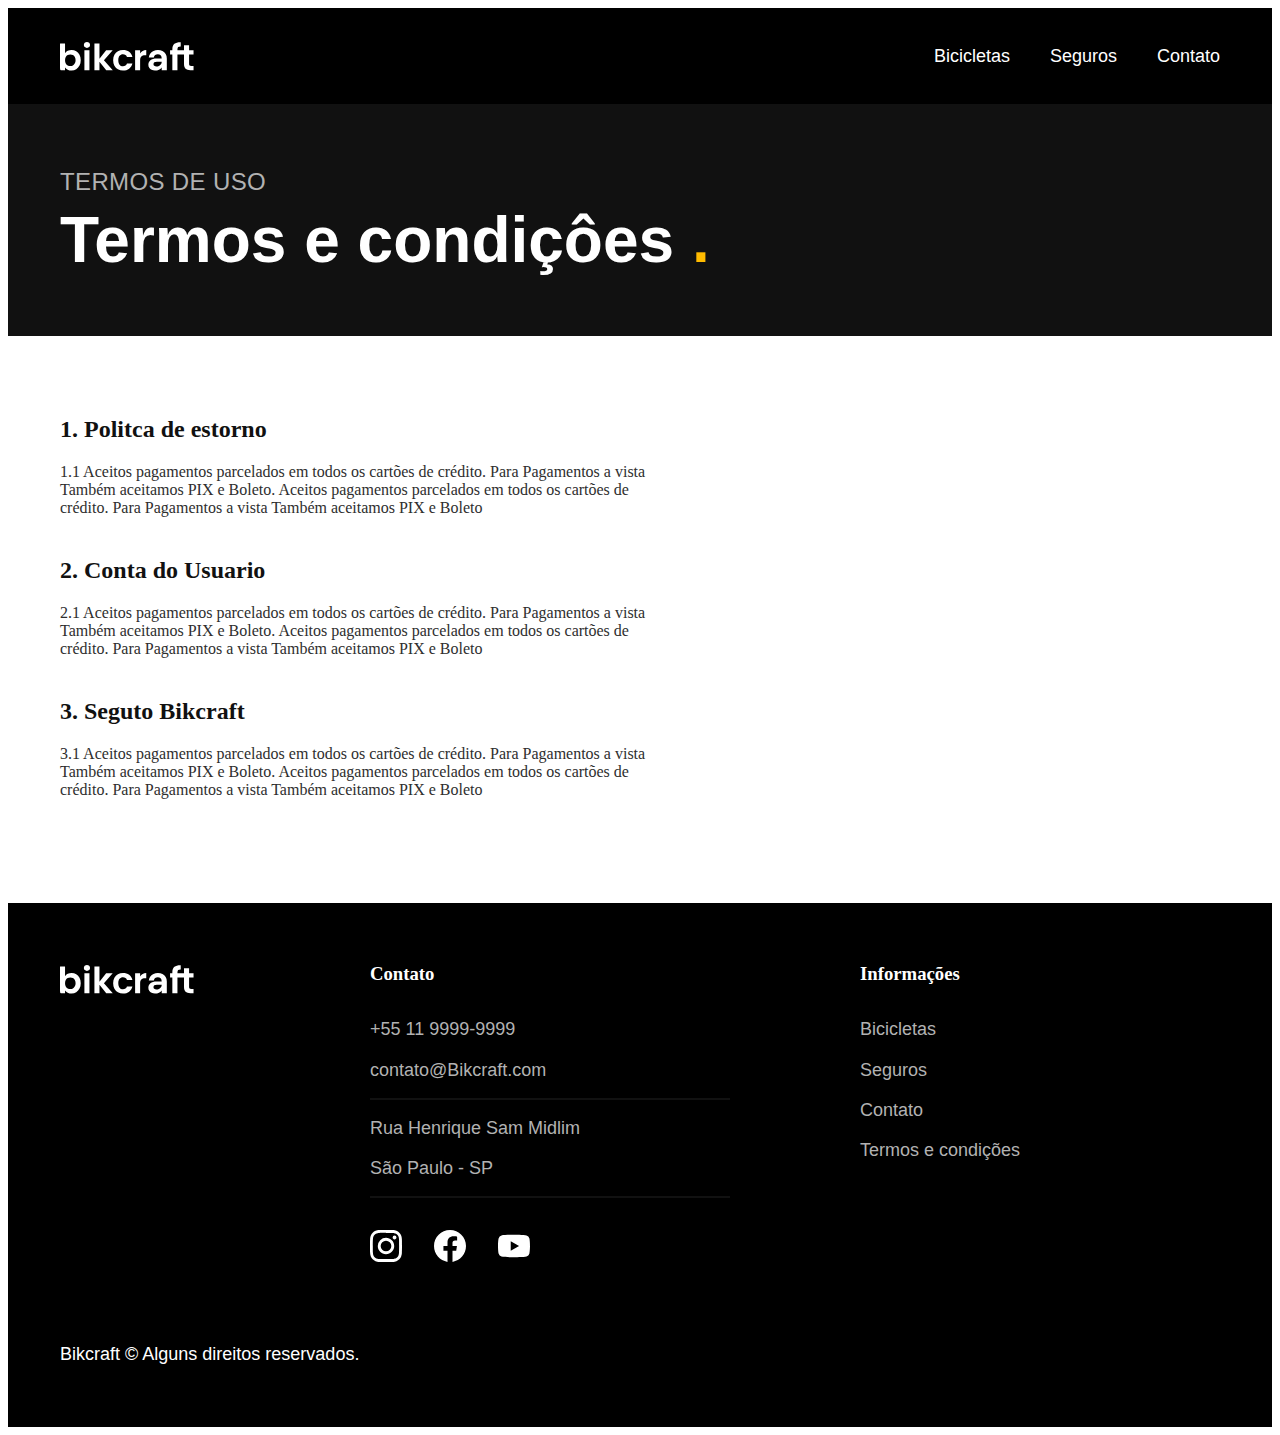
<file: termos.html>
<!DOCTYPE html>
<html lang="pt-br">

<head>
    <meta charset="UTF-8">
    <meta name="viewport" content="width=device-width, initial-scale=1.0">


    <title>Contatos | Bikcraft</title>
    <meta name="description" content="Contatos">
    <link rel="icon" href="./favicon.svg" type="image/svg+xml"> 
     <link rel="preloand" href=" ./css/style.min.css" as="style">
    <link rel="stylesheet" href=" ./css/style.min.css">
<script>document.documentElement.classList.add('js')</script>
</head>


</body id="termos">
    <header class="header-bg">
        <div class="header container">
            <a href="./">
                <img src="./img/bikcraft.svg" alt="Bikcraft">
            </a>

            <nav aria-label="primaria">
                <ul class="header-menu font-1-m cor-0">
                    <li><a href="./Bicicletas.html">Bicicletas</a></li>
                    <li><a href="./Seguros.html">Seguros</a></li>
                    <li><a href="./Contato.html">Contato</a></li>
                </ul>
            </nav>
        </div>
    </header>



    <main>
        <div class="titulo-bg">
            <div class="titulo container">
                <p class="font-2-l-b cor-5">Termos de uso</p>
                <h1 class="font-1-xxl cor-0">Termos e condiçôes <span class="cor-p1">.</span></h1>
            </div>
        </div>
    </main>


    <div class="termos font-2 cor-10 container ">
        <h2 class="font-1-1 cor-11">1. Politca de estorno</h2>
        <p>1.1 Aceitos pagamentos parcelados em todos os cartões de crédito.
            Para Pagamentos a vista Também aceitamos PIX e Boleto.
            Aceitos pagamentos parcelados em todos os cartões de crédito.
            Para Pagamentos a vista Também aceitamos PIX e Boleto
        </p>

        <h2 class="font-1-1 cor-11">2. Conta do Usuario</h2>
        <p>2.1 Aceitos pagamentos parcelados em todos os cartões de crédito.
            Para Pagamentos a vista Também aceitamos PIX e Boleto.
            Aceitos pagamentos parcelados em todos os cartões de crédito.
            Para Pagamentos a vista Também aceitamos PIX e Boleto
        </p>

        <h2 class="font-1-1 cor-11">3. Seguto Bikcraft</h2>
        <p>3.1 Aceitos pagamentos parcelados em todos os cartões de crédito.
            Para Pagamentos a vista Também aceitamos PIX e Boleto.
            Aceitos pagamentos parcelados em todos os cartões de crédito.
            Para Pagamentos a vista Também aceitamos PIX e Boleto
        </p>

    </div>

    <footer class="footer-bg">
        <div class="footer container">
            <img src="./img/bikcraft.svg" alt="bikcraft">
            <div class="footer-contato"> <!-- Corrigi a classe para "footer-contato" -->
                <h3 class="font-2-2-l-b cor-0">Contato</h3>
                <ul class="font-2-m cor-5">
                    <li><a href="tel:+551199999999">+55 11 9999-9999</a></li>
                    <li><a href="mailto:contato@Bikcraft.com">contato@Bikcraft.com</a></li> <!-- Corrigi "Mailto" para "mailto" -->
                    <li>Rua Henrique Sam Midlim</li>
                    <li>São Paulo - SP</li>
                </ul>
    
                <div class="footer-redes">
                    <a href="./"><!-- Adicionei um link de exemplo para o Instagram -->
                        <img src="./img/redes/instagram.svg" alt="Instagram">
                    </a>
    
                    <a href="./"><!-- Adicionei um link de exemplo para o Facebook -->
                        <img src="./img/redes/facebook.svg" alt="Facebook">
                    </a>
                
    
                    <a href="./"><!-- Adicionei um link de exemplo para o Youtube -->
                        <img src="./img/redes/youtube.svg" alt="Youtube">
                    </a>
                </div>
            </div>
            <div class="footer-informacoes"> <!-- Corrigi a classe para "footer-informacoes" -->
                <h3 class="font-1-b cor-0">Informações</h3>
                <nav>
                    <ul class="font-1-m cor-5">
                        <li><a href="./Bicicletas.html">Bicicletas</a></li>
                        <li><a href="./Seguros.html">Seguros</a></li>
                        <li><a href="./Contato.html">Contato</a></li>
                        <li><a href="./termos.html">Termos e condições</a></li> <!-- Corrigi o caminho do link -->
                    </ul>
                </nav>
            </div>
            <p class="footer-copy font-2-m cor-0">Bikcraft © Alguns direitos reservados.</p>
        </div>
    </footer>
    
     <script src="./script/script.js"></script>
</body>
    </html>
</file>
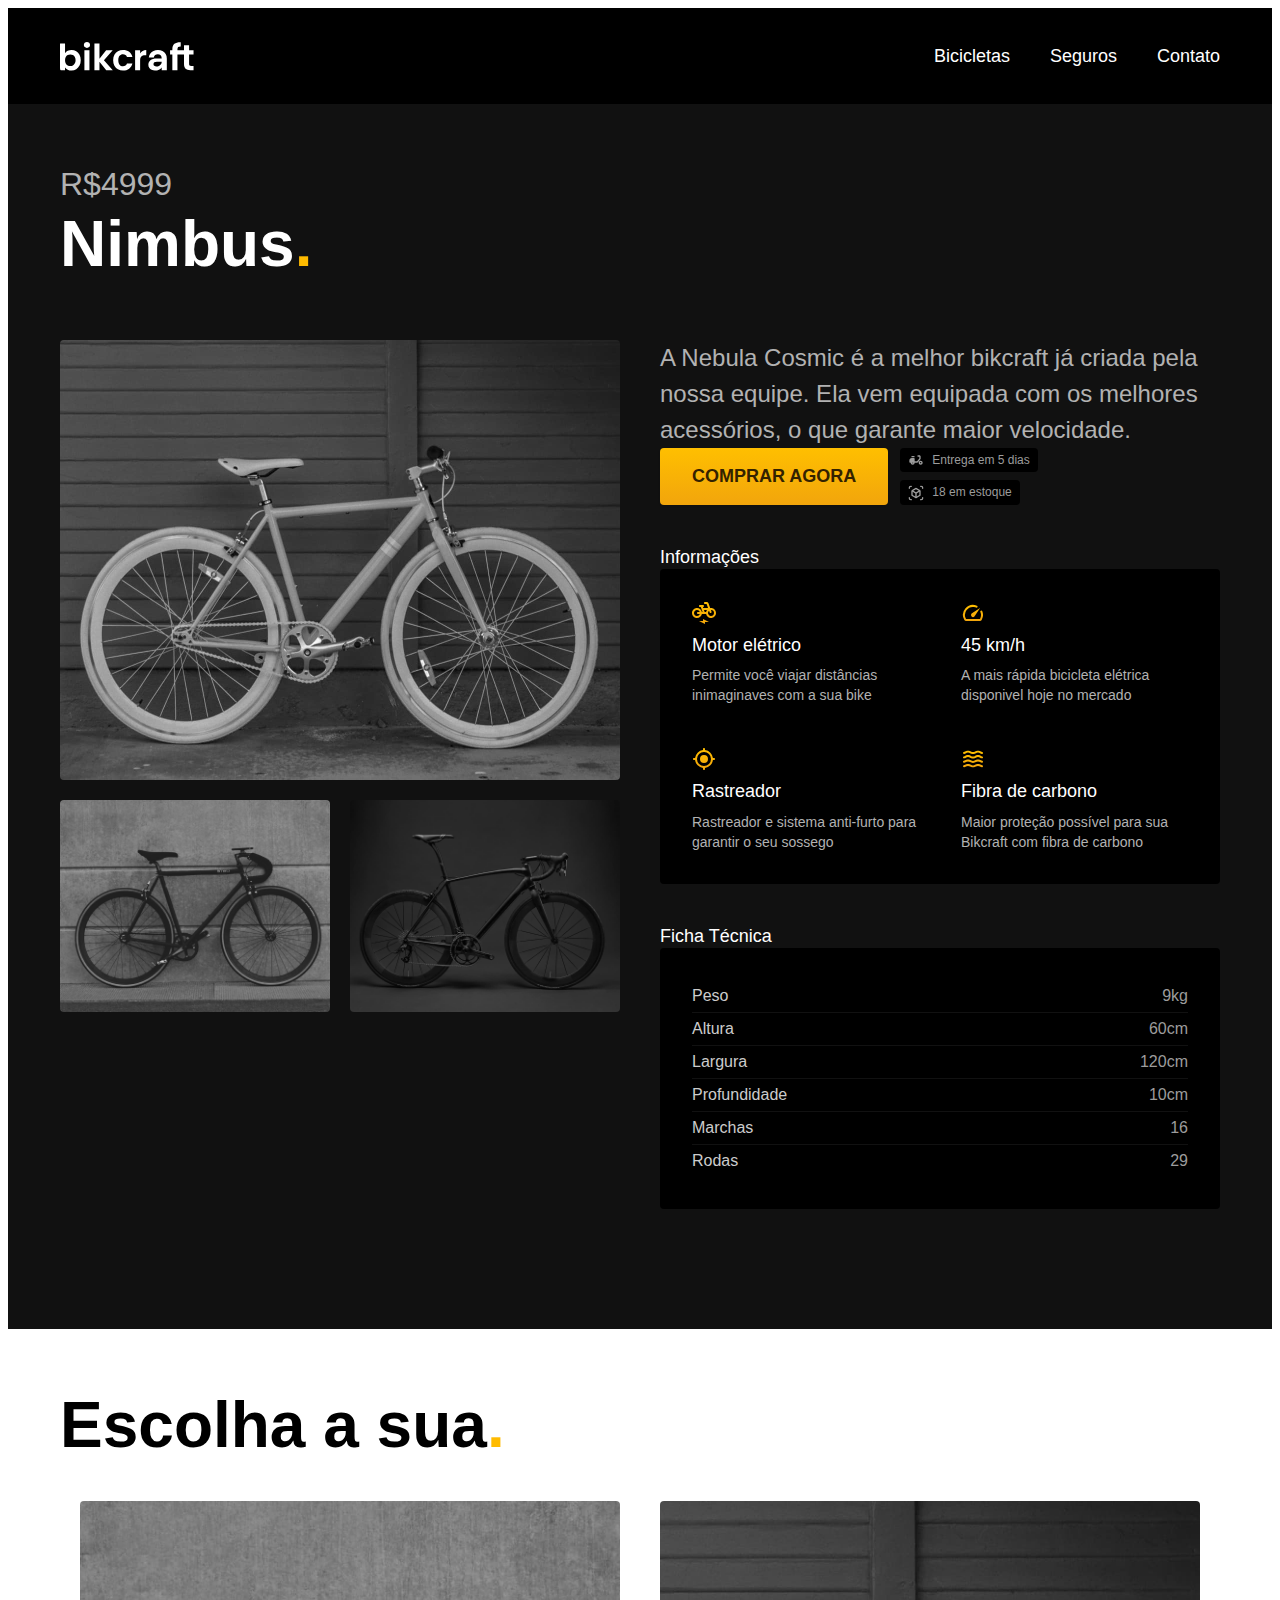
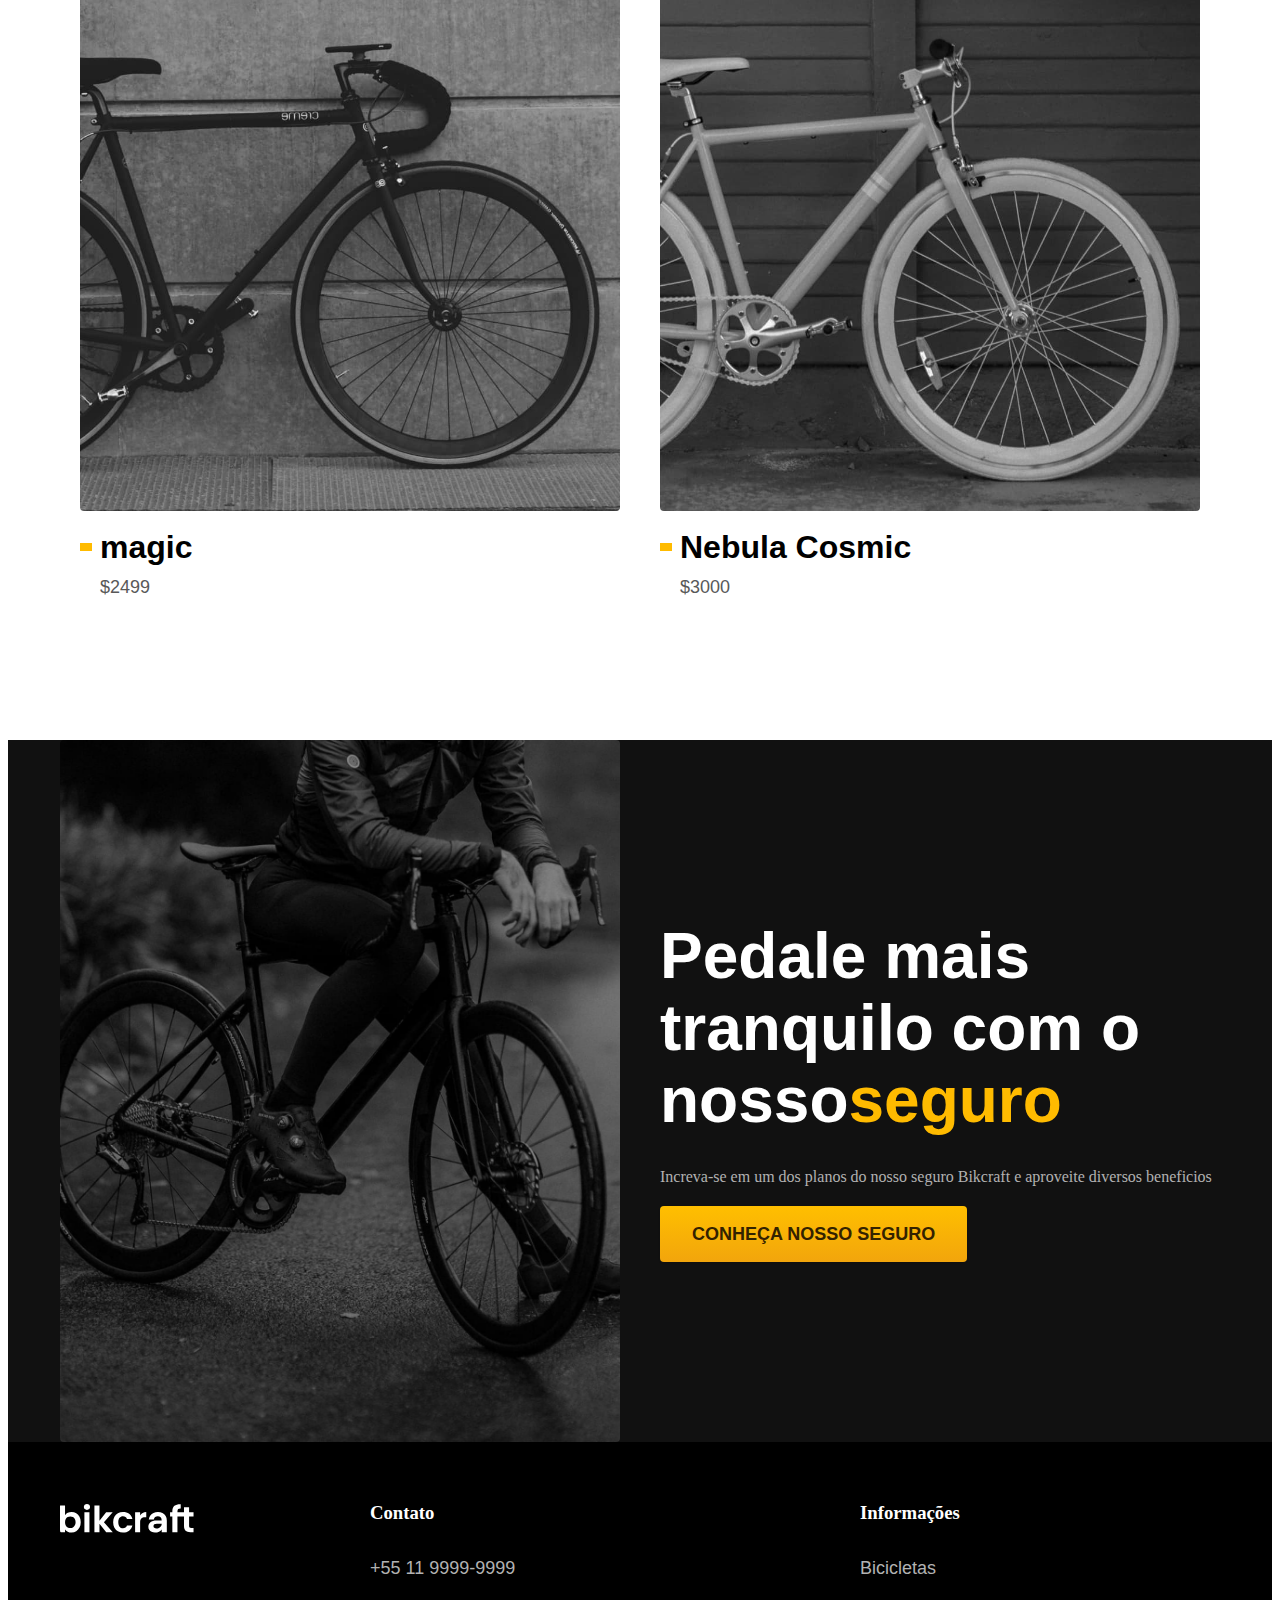
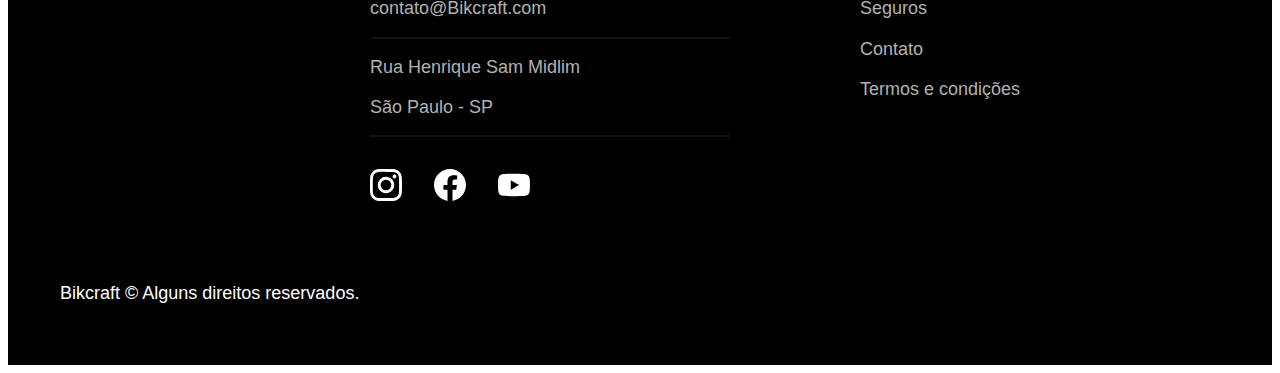
<file: Bicicletas/Nimbus.html>
<!DOCTYPE html>
<html lang="pt-br">

<head>
    <meta charset="UTF-8">
    <meta name="viewport" content="width=device-width, initial-scale=1.0">


    <title> nimbus Stark | Bikcraft</title>
    <meta name="description" content="Nimbus">
    <link rel="icon" href="../favicon.svg" type="image/svg+xml"> 
    <link rel="stylesheet" href="../css/style.min.css">
<script>document.documentElement.classList.add('js')</script>
</head>


</body id="termos">
    <header class="header-bg">
        <div class="header container">
            <a href="../">
                <img src="../img/bikcraft.svg" alt="Bikcraft">
            </a>

            <nav aria-label="primaria">
                <ul class="header-menu font-1-m cor-0">
                    <li><a href="../Bicicletas.html">Bicicletas</a></li>
                    <li><a href="../Seguros.html">Seguros</a></li>
                    <li><a href="../Contato.html">Contato</a></li>
                </ul>
            </nav>
        </div>
    </header>



    <main class="titulo-bg">
        <div>
            <div class="titulo container">
                <p class="font-2-xl cor-5">R$4999</p>
                <h1 class="font-1-xxl cor-0">Nimbus<span class="cor-p1">.</span></h1>
            </div>
        </div>
        <div class="bicicleta container">
            <div class="bicicleta-imagens">
                <img src="../img/bicicleta/nimbus3.jpg" alt="Bicicleta 1">
                <img src="../img/bicicleta/nimbus2.jpg" alt="Bicicleta 2">
                <img src="../img/bicicleta/nimbus1.jpg" alt="Bicicleta 3">
              

                
               
            </div>

            <div class="-bicicleta-conteudo">
            <p class="font-2-l cor-5">A Nebula Cosmic é a melhor bikcraft já criada pela nossa equipe.
                Ela vem equipada com os melhores acessórios, o que garante maior velocidade.</p>
                <div class="bicicleta-comprar">
                    <a class="botao" href="../orcamento.html?tipo=bikcraft&produto=nimbus">Comprar Agora</a>
                    <span class="font-1-xs cor-6"><img src="../img/icones/entrega.svg" alt="">Entrega em 5 dias</span>

                    <span class="font-1-xs cor-6"><img src="../img/icones/estoque.svg" alt=""> 18 em estoque</span>
                </div>
       
        <h2 class="font-2-m cor-0">Informações</h2>
        <ul class="bicicletas-informações">
            <li>
                <img src="../img/icones/eletrica.svg" alt="">
                <h3 class="font-1-m cor-0">Motor elétrico</h3>
                <p class="font-2-xs cor-5">Permite você viajar distâncias inimaginaves com a sua bike</p>
            </li>

            <li>
                <img src="../img/icones/velocidade.svg" alt="">
                <h3 class="font-1-m cor-0">45 km/h</h3>
                <p class="font-2-xs cor-5">A mais rápida bicicleta elétrica disponivel hoje no mercado</p>
            </li>

            <li>
                <img src="../img/icones/rastreador.svg" alt="">
                <h3 class="font-1-m cor-0">Rastreador</h3>
                <p class="font-2-xs cor-5">Rastreador e sistema anti-furto para garantir o seu sossego</p>
            </li>

            <li>
                <img src="../img/icones/carbono.svg" alt="">
                <h3 class="font-1-m cor-0">Fibra de carbono</h3>
                <p class="font-2-xs cor-5">Maior proteção possível para sua Bikcraft com fibra de carbono</p>
            </li>
        </ul>

        <h2 class="font-2-m cor-0">Ficha Técnica </h2>
        <ul class="bicicleta-ficha font-2-s cor-4">
            <li>Peso <span>9kg</span></li>
            <li>Altura <span>60cm</span></li>
            <li>Largura <span>120cm</span></li>
            <li>Profundidade<span>10cm</span></li>
            <li>Marchas <span>16</span></li>
            <li>Rodas  <span>29</span></li>
        </ul>
    </div>
     </div>
    </main>

    <article class="bicicletas-lista container">
        <h2 class=" font-1-xxl">Escolha a sua<span class="cor-p1">.</span></h2>
    
        <ul>
            <li>
                <a href="./magic.html">
                    <img src="../img/bicicletas/magic-home.jpg" alt="Bicicletas-preta">
                    <h3 class="font-1-xl">magic</h3>
                    <span class="font-2-m cor-8">$2499</span>
                </a>
            </li>

            <li>
                <a href="./Nebula.html">
                    <img src="../img/bicicletas/nebula-home.jpg" alt="Bicicletas-preta">
                    <h3 class="font-1-xl">Nebula Cosmic</h3>
                    <span class="font-2-m cor-8">$3000</span>
                </a>
            </li>
        </ul>
    </article>
    
    <article class="seguro-bicicletas-bg">
        <div class="seguro container">
            <div class="seguro-imagem">
                <img src="../img/fotos/seguros.jpg" alt="Pessoa numa bicicleta">
            </div>
            <div class="seguro-conteudo">
                <h2 class="font-1-xxl cor-0">Pedale mais tranquilo com o nosso<span class="cor-p1">seguro</span></h2>
                <p class="font-2-1 cor-5">Increva-se em um dos planos do nosso seguro Bikcraft e aproveite diversos beneficios</p>
                <a class="botao" href="../seguros.html">Conheça nosso seguro</a>
            </div>
        </div>

    </article>

    <footer class="footer-bg">
        <div class="footer container">
            <img src="../img/bikcraft.svg" alt="bikcraft">
            <div class="footer-contato"> <!-- Corrigi a classe para "footer-contato" -->
                <h3 class="font-2-2-l-b cor-0">Contato</h3>
                <ul class="font-2-m cor-5">
                    <li><a href="tel:+551199999999">+55 11 9999-9999</a></li>
                    <li><a href="mailto:contato@Bikcraft.com">contato@Bikcraft.com</a></li> <!-- Corrigi "Mailto" para "mailto" -->
                    <li>Rua Henrique Sam Midlim</li>
                    <li>São Paulo - SP</li>
                </ul>
    
                <div class="footer-redes">
                    <a href="./"><!-- Adicionei um link de exemplo para o Instagram -->
                        <img src="../img/redes/instagram.svg" alt="Instagram">
                    </a>
    
                    <a href="../"><!-- Adicionei um link de exemplo para o Facebook -->
                        <img src="../img/redes/facebook.svg" alt="Facebook">
                    </a>
                
    
                    <a href="./"><!-- Adicionei um link de exemplo para o Youtube -->
                        <img src="../img/redes/youtube.svg" alt="Youtube">
                    </a>
                </div>
            </div>
            <div class="footer-informacoes"> <!-- Corrigi a classe para "footer-informacoes" -->
                <h3 class="font-1-b cor-0">Informações</h3>
                <nav>
                    <ul class="font-1-m cor-5">
                        <li><a href="../Bicicletas.html">Bicicletas</a></li>
                        <li><a href="../Seguros.html">Seguros</a></li>
                        <li><a href="../Contato.html">Contato</a></li>
                        <li><a href="../termos.html">Termos e condições</a></li> <!-- Corrigi o caminho do link -->
                    </ul>
                </nav>
            </div>
            <p class="footer-copy font-2-m cor-0">Bikcraft © Alguns direitos reservados.</p>
        </div>
    </footer>

      <script src="../script/script.js"></script>
</body>
    </html>
</file>
<file: css/style.min.css>
blockquote,dd,h1,h2,h3,h4,p,ul{margin:0}ul{padding:0;list-style:none}a{text-decoration:none;color:inherit}img{max-width:100%;display:block;border-radius:4px}img[src$='.jpg']{border-radius:4px}.font-1-xs{font:400 0.75rem/1.35 Poppins,sans-serif}.font-2-xs{font:400 0.875rem/1.43 Roboto,sans-serif}.font-1-s{font:400 1rem/1.5 Poppins,sans-serif}.font-2-s{font:400 1rem/1.5 Roboto,sans-serif}.font-1-m,.font-1-m-b{font:400 1.125rem/1.35 Poppins,sans-serif}.font-1-m-b{font-weight:600}.font-2-m{font:500 1.125rem/1.35 Roboto,sans-serif}.font-1-l{font:400 1.5rem/1.5 Poppins,sans-serif}.font-2-l,.font-2-l-b{font:400 1.5rem/1.5 Roboto,sans-serif}.font-2-l-b{font-weight:500;letter-spacing:.015em;text-transform:uppercase}.font-1-xl{font:600 2rem/1.25 Poppins,sans-serif}.font-2-xl{font:500 2rem/1.25 Roboto,sans-serif}.font-1-xxl{font:600 4rem/1.125 Poppins,sans-serif}@media (max-width:1200px){.font-1-xxl{font-size:3rem}.font-2-l,.font-2-l-b{font-size:1.125rem}}@media (max-width:800px){.font-1-xxl{font-size:2rem}.font-1-xl,.font-2-xl{font-size:1.5rem}}:root{--cor-0:#ffffff;--cor-1:#f7f7f7;--cor-2:#ededed;--cor-3:#dedede;--cor-4:#cccccc;--cor-5:#b2b2b2;--cor-6:#9c9c9c;--cor-7:#717171;--cor-8:#595959;--cor-9:#404040;--cor-10:#2e2e2e;--cor-11:#111111;--cor-12:#000000;--cor-p1:#ffbb00;--cor-p2:#e4a30b;--cor-p3:#a66f00;--cor-p4:#664400;--cor-p5:#332200}.cor-0{color:var(--cor-0)}.cor-1{color:var(--cor-1)}.cor-2{color:var(--cor-2)}.cor-3{color:var(--cor-3)}.cor-4{color:var(--cor-4)}.cor-5{color:var(--cor-5)}.cor-6{color:var(--cor-6)}.cor-7{color:var(--cor-7)}.cor-8{color:var(--cor-8)}.cor-9{color:var(--cor-9)}.cor-10{color:var(--cor-10)}.cor-11{color:var(--cor-11)}.cor-12{color:var(--cor-12)}.cor-p1{color:var(--cor-p1)}.cor-p2{color:var(--cor-p2)}.cor-p3{color:var(--cor-p3)}.cor-p4{color:var(--cor-p4)}.cor-p5{color:var(--cor-p5)}.header-bg{background-color:var(--cor-12)}.header{display:flex;flex-wrap:wrap;gap:20px;justify-content:space-between;align-items:center;padding-top:20px;padding-bottom:20px}.header-menu{display:flex;flex-wrap:wrap;gap:40px}.header-menu a{display:inline-block;padding:16px 0;position:relative}.header-menu a:after{content:"";display:block;height:2px;width:0;background:var(--cor-0);margin-top:4px;transition:.3s;position:absolute}.header-menu a.ativo::after,.header-menu a:hover::after{width:100%}@media (max-width:800px){.header-menu{gap:20px}.header-menu a{background:var(--cor-11);padding:12px 16px;border-radius:4px}.header-menu a:hover{background-color:var(--cor-10)}.header a:after{display:none}}@media (max-width:600px){.header-menu{gap:12px}.header-menu a{padding:8px 12px;font-size:14px}}.footer-bg{background-color:var(--cor-12)}.footer{display:grid;grid-template-columns:3fr 5fr 4fr;gap:40px;padding-top:60px;padding-bottom:60px}.footer h3{margin-bottom:32px}.footer-contato ul{margin-bottom:32px}.footer-contato li:nth-child(2n):after{content:"";display:block;max-width:360px;height:2px;background:var(--cor-11);margin-top:16px}.footer li{margin-bottom:16px}.footer-redes{display:flex;gap:32px}.footer a:hover{color:var(--cor-0)}.footer-copy{grid-column:1/-1;margin-top:40px}@media (max-width:800px){.footer>img{display:none}.footer{grid-template-columns:1fr 1fr}}@media (max-width:600px){.footer{grid-template-columns:1fr;gap:60px}.footer-copy{margin-top:0}}.container{box-sizing:border-box;max-width:1200px;padding-left:20px;padding-right:20px;margin-left:auto;margin-right:auto}.botao{display:inline-block;padding:16px 32px;background:linear-gradient(#ffbf00,#f2a50c);border-radius:4px;box-shadow:0 1px 2px rgba(0,0,0,.1);text-transform:uppercase;color:var(--cor-p5);font:600 1.125rem/1.35 Poppins,sans-serif}.botao:hover{background:linear-gradient(#ffb60d,#e59317)}.botao.secundario{background:var(--cor-10);color:var(--cor-2)}.botao.secundario:hover{background:var(--cor-9)}.botao.seta{display:flex;align-items:center}.botao.seta::after{content:"";display:inline-block;width:18px;height:10px;margin-left:12px;background:url(../img/icones/seta.svg)}.botao.seta:hover::after{transform:translateX(4px)}@media (max-width:600px){.botao{padding:12px 16px;font-size:1rem}}link{display:inline-block;color:var(--cor-p1);font:500 1.5rem/1.5 Poppins,sans-serif;text-transform:uppercase}.link::after{content:"";display:block;width:100%;height:4px;background-color:currentColor}.link:hover{color:var(--cor-0)}.titulo-bg{padding-top:60px;padding-bottom:60px;background-color:var(--cor-11)}.titulo p{margin-bottom:4px}@media (max-width:800px){.titulo-bg{padding-top:40px;padding-bottom:40px}.titulo p{font-size:1rem;text-transform:lowercase;font-weight:400}}.form{display:grid;grid-template-columns:1fr 1fr;gap:20px}.form label{display:block;font:600 1rem/1.5 Poppins,sans-serif;margin-bottom:4px}.form .col-2{grid-column:span 2}.form input[type=email],.form input[type=text],.form textarea{font:400 1rem/1.5 Roboto,sans-serif;background:var(--cor-1);border:1px solid var(--cor-2);padding:12px;border-radius:4px;width:100%;box-sizing:border-box}.form input[type=email]:focus,.form input[type=text]:focus,.form textarea:focus{outline:0;border-color:var(--cor-p1);background:var(--cor-0);box-shadow:0 0 0 2px #fea}@media (max-width:600px){.form{grid-template-columns:1fr}.form .col-2{grid-column:1}}.js [data-anime]{opacity:0}.js .anime{opacity:1;transform:none;transition:transform .8s,opacity .8s}.introducao-bg{background:var(--cor-12);box-shadow:inset 0 -120px var(--cor-0)}.introducao{display:grid;grid-template-columns:1fr 1fr;gap:0 40px}.introducao-conteudo{align-self:end;padding-bottom:200px}.introducao img{width:100%;height:100%;object-fit:cover;border-radius:4px}.introducao h1{margin-bottom:32px}.introducao p{margin-bottom:20px}@media (max-width:800px){.introducao-bg{background:var(--cor-11);padding-top:40px;box-shadow:inset 0 -60px #fff}.introducao{grid-template-columns:1fr;gap:32px}.introducao-conteudo{padding-bottom:0}.introducao h1{margin-bottom:16px}.introducao img{height:300px;width:100%}}.tecnologia-bg{background-color:var(--cor-11);box-shadow:inset 0 80px var(--cor-0),inset 0 -80px var(--cor-0)}.tecnologia{display:grid;grid-template-columns:1fr 1fr;gap:40px}.tecnologia-imagem img{width:100%;height:100%;object-fit:cover;object-position:left}.tecnologia-conteudo{padding-top:160px;padding-bottom:160px}.tecnologia-conteudo>span{display:block;margin-bottom:20px}.tecnologia-conteudo h2{margin-bottom:32px}.tecnologia-conteudo>p{margin-bottom:20px}.tecnologia a{margin-bottom:80px}.tecnologia-vantagens{display:flex;gap:40px}.tecnologia-vantagens h3{margin-bottom:8px;width:max-content}.tecnologia-vantagens img{width:24px;margin-bottom:8px}@media (max-width:800px){.tecnologia-bg{box-shadow:initial}.tecnologia{grid-template-columns:1fr}.tecnologia-conteudo{padding-top:60px;padding-bottom:60px}.tecnologia-imagem{display:none}.tecnologia a{margin-bottom:60px}}@media (max-width:600px){.tecnologia-vantagens{flex-direction:column}}.parceiros{padding-top:60px;padding-bottom:120px}.parceiros h2{margin-bottom:60px}.parceiros ul{padding:0 20px;max-width:1400px;display:grid;grid-template-columns:repeat(4,1fr);margin:0 auto}.parceiros li{display:flex;padding:32px;border:2px solid var(--cor-2)}.parceiros img{margin:auto}.parceiros li:first-child,.parceiros li:nth-child(5){border-left:none}.parceiros li:nth-child(n+5){border-top:2px solid var(--cor-2)}@media (max-width:800px){.parceiros{padding-bottom:60px}.parceiros h2{margin-bottom:20px}.parceiros ul{grid-template-columns:repeat(2,1fr)}.parceiros li:nth-child(n+3){border-top:2px solid var(--cor-2)}.parceiros li:nth-child(odd){border-left:none}}.depoimento{display:grid;grid-template-columns:1fr 1fr;background-color:var(--cor-p1);overflow:hidden}.depoimento img{width:100%;height:100%;object-fit:cover;border-radius:0}.depoimento-conteudo{padding:40px 40px 80px 80px;align-self:end}.depoimento-conteudo p{max-width:32ch;font-family:Merriweather,serif;font-style:italic;font-weight:900;margin-bottom:32px;position:relative}.depoimento p::after,.depoimento p::before{font-size:5rem;color:var(--cor-p2);position:absolute}.depoimento p::before{content:"“";left:-50px;top:-20px}.depoimento p::after{content:"”"}@media (max-width:800px){.depoimento{grid-template-columns:1fr;text-align:center}.depoimento img{max-height:200px}.depoimento-conteudo{padding:40px 20px;margin:auto}}.bicicletas-lista{padding-top:60px;padding-bottom:120px}.bicicletas-lista h2{margin-bottom:40px}.bicicletas-lista ul{display:flex;gap:40px;padding:0 20px 20px 20px;max-width:1400px;margin-left:auto;margin-right:auto;overflow-x:auto}#bicicletas .bicicletas-lista ul{padding:0 0 20px 0}.bicicletas-lista li{flex:1;min-width:280px}.bicicletas-lista a{display:block}.bicicletas-lista img{margin-bottom:16px}.bicicletas-lista h3{margin-bottom:8px;display:flex;align-items:center}.bicicletas-lista h3::before{content:'';display:inline-block;height:8px;width:12px;margin-right:8px;background-color:var(--cor-p1);transition:width .2s}.bicicletas-lista a:hover h3::before{width:24px}.bicicletas-lista li span{padding-left:20px}@media (max-width:800px){.bicicletas-lista{padding-bottom:60px}.bicicletas-lista ul{gap:20px}}.bicicletas-bg{background:linear-gradient(to right,var(--cor-0) 30%,var(--cor-11) 0)}.bicicletas-container{display:grid;grid-template-columns:1fr 1fr;gap:40px;padding-top:60px;padding-bottom:60px}.bicicletas-imagem{display:grid;position:relative}.bicicletas-imagem img{grid-area:1/1;width:100%}.bicicletas-imagem span{position:absolute;bottom:0;left:0;margin-top:20px;background:var(--cor-12);display:inline-block;padding:8px 16px 8px 8px;border-radius:4px 0 0 4px}.bicicletas-conteudo{display:grid;grid-template-columns:1fr auto;align-content:start}.bicicletas-conteudo h2,.bicicletas-conteudo p{grid-column:1/-1}.bicicletas-conteudo h2{margin-bottom:20px}.bicicletas-conteudo h2::before{content:"";display:block;width:12px;height:8px;background-color:var(--cor-p1);margin-bottom:8px}.bicicletas-conteudo p{margin-bottom:32px}.bicicletas-conteudo a{place-self:end}.bicicletas-conteudo li{display:flex;align-items:center}.bicicletas-conteudo ul{display:grid;gap:16px}.bicicletas-conteudo img{width:24px;margin-right:8px}@media (max-width:800px){.bicicletas-bg{background:var(--cor-11)}.bicicletas{grid-template-columns:1fr;gap:20px;padding-top:40px;padding-bottom:40px}}@media (max-width:600px){.bicicletas-conteudo{grid-template-columns:1fr}.bicicletas ul{font-size:1rem;grid-template-columns:1fr 1fr;margin-bottom:32px}.bicicletas a{place-self:start}}.bicicleta{display:grid;grid-template-columns:1fr 1fr;align-items:start;gap:40px;padding-top:60px;padding-bottom:60px}.bicicleta-imagens{display:flex;flex-wrap:wrap;gap:20px}.bicicleta-imagens img{flex:1;min-width:200px}.bicicleta-imagens img:first-child{min-width:100%}.bicicleta-conteudo>p{margin-bottom:32px}.bicicleta-comprar{display:grid;grid-template-columns:max-content auto;align-items:center;justify-items:start;gap:8px 12px;margin-bottom:40px}.bicicleta-comprar a{grid-row:span 2}.bicicleta-comprar span{display:flex;align-items:center;background-color:var(--cor-12);gap:8px;padding:4px 8px;border-radius:4px}.bicicleta-conteudo h2{text-transform:uppercase;letter-spacing:.015rem;margin-bottom:12px}.bicicleta-ficha,.bicicletas-informações{padding:32px;background-color:var(--cor-12);border-radius:4px}.bicicletas-informações{margin-bottom:40px;display:grid;grid-template-columns:1fr 1fr;gap:42px}.bicicletas-informações img{width:24px;margin-bottom:8px}.bicicletas-informações h3{margin-bottom:8px}.bicicleta-ficha li{padding:4px 0;display:flex;justify-content:space-between;border-bottom:1px solid var(--cor-11)}.bicicleta-ficha li:last-child{border-bottom:none}.bicicleta-ficha span{color:var(--cor-6)}@media (max-width:800px){.bicicleta{grid-template-columns:1fr;padding-top:40px;padding-bottom:40px}.bicicleta-imagens{grid-row:2}}@media (max-width:400px){.bicicleta-informações{grid-template-columns:1fr}.bicicleta-comprar{grid-template-columns:1fr}}.seguro-bicicletas-bg{background-color:var(--cor-11)}.seguro{display:grid;grid-template-columns:1fr 1fr;gap:40px}.seguro-imagem img{width:100%;height:100%;object-fit:cover}.seguro-conteudo{padding-top:180px;padding-bottom:180px}.seguro h2{margin-bottom:32px}.seguro p{margin-bottom:20px}@media (max-width:800px){.seguro-bicicletas-bg{box-shadow:inset 0 -60px var(--cor-12)}.seguro{grid-template-columns:1fr}.seguro-conteudo{grid-row:1;padding-top:40px;padding-bottom:0}}.seguros-bg{background:var(--cor-11)}.seguros{padding-top:60px;padding-bottom:60px;display:grid;grid-template-columns:1fr 1fr;gap:40px;align-items:center}#seguros .seguros{padding-top:60px}.seguros h2{grid-column:1/-1}.seguros-item{background-color:var(--cor-12);padding:32px 32px 32px 60px;display:grid;grid-template-columns:1fr auto;border-radius:4px}.seguros-item h3{margin-bottom:40px}.seguros-item span{grid-column:2;display:block;text-align:right}.seguros-item span{grid-column:2;display:block;text-align:right}.seguros-item ul{grid-column:1/-1;margin-bottom:32px}.seguros-item li{display:flex;align-items:center;position:relative}.seguros-item li+li{margin-top:20px}.seguros-item li::before{content:"";display:inline-block;width:13px;height:9px;background-image:url("../img/icones/lista.svg");position:absolute;left:-21px}.seguros-item a{grid-column:1/-1}@media (max-width:800px){.seguros{grid-template-columns:1fr}}.vantagens-bg{background-color:var(--cor-12)}.vantagens{padding-top:120px;padding-bottom:120px}.vantagens h2{margin-bottom:60px}.vantagens ul{display:grid;grid-template-columns:repeat(auto-fit,minmax(280px,max-content));gap:40px 80px}.vantagens h3,.vantagens img{margin-bottom:8px}@media (max-width:800px){.vantagens{padding-top:60px;padding-bottom:60px}.vantagens h2{margin-bottom:40px}.vantagens ul{gap:20px}}.perguntas{padding-top:120px;padding-bottom:120px}.perguntas h2{margin-bottom:60px}.perguntas dl>div{padding:20px;border-radius:4px}.perguntas dl>div:nth-child(odd){background-color:var(--cor-1)}.perguntas button{display:grid;grid-template-columns:auto 1fr auto;align-items:center;gap:8px;cursor:pointer;border:none;background:0 0;width:100%;text-align:left}.perguntas button::before{content:"";display:inline-block;width:12px;height:8px;background-color:var(--cor-p1)}.perguntas button::after{content:"";display:inline-block;width:14px;height:6px;background:url("../img/icones/seta-abrir.svg");transition:.3s}.perguntas button:hover::after,.perguntas button[aria-expanded=true]::after{transform:rotate(180deg)}.js .perguntas dd{display:none}.js .perguntas dd.ativa{display:block}.perguntas dd{padding-left:20px;padding-top:16px;max-width:80ch}@media (max-width:800px){.perguntas{padding-top:60px;padding-bottom:60px}.perguntas h2{margin-bottom:40px}}#contato{background:linear-gradient(var(--cor-11) 600px,var(--cor-1) 0)}.contato{display:grid;grid-template-columns:5fr 7fr}.contato-dados,.contato-formulario{padding:60px;box-shadow:0 1px 2px rgba(0,0,0,.1);margin-bottom:200px}.contato-dados{border-radius:5px 0 0 5px;background:var(--cor-12)}.contato-formulario{border-radius:0 5px 5px 0;background:var(--cor-0)}.contato-dados h2{margin-bottom:60px}.contato-endereço{margin-bottom:32px;padding-left:28px;background:url(../img/icones/local.svg) no-repeat 0 2px}.contato-meios p{margin-bottom:8px}.contato-meios a{display:block;max-width:max-content;margin-bottom:8px;padding-left:28px}.contato-meios a:first-child{background:url(../img/icones/email.svg) no-repeat 0 2px}.contato-meios a:hover{color:var(--cor-0)}.contato-meios a:first-child{background:url("../img/icones/email.svg") no-repeat 0 2px}.contato-meios a:nth-child(2){margin-bottom:32px}.contato-meios a:nth-child(3){background:url("../img/icones/telefone.svg") no-repeat 0 2px;margin-bottom:60px}.contato-redes{display:flex;gap:32px;padding-left:28px}@media (max-width:800px){.contato{grid-template-columns:1fr}.contato-dados,.contato-formulario{padding:20px}.contato-dados{border-radius:5px 5px 0 0}.contato-formulario{border-radius:0 0 5px 5px}.contato-dados h2,.contato-meios a:nth-child(3){margin-bottom:32px}.contato-redes{margin-bottom:12px}}.lojas{display:grid;grid-template-columns:1fr 1fr;gap:0 40px;padding-top:120px;padding-bottom:120px}.lojas h2{grid-column:1/-1}.lojas img{border-radius:4px 4px 0}.lojas-item{border-radius:4px;background:var(--cor-0);box-shadow:0 1px 2px rgba(0,0,0,.1)}.lojas-conteudo{display:grid;grid-template-columns:1fr 1fr;gap:32px 16px}.lojas-conteudo h3,.lojas-tempo{grid-column:1/-1}.lojas-dados{display:grid;gap:8px;border-left:2px solid var(--cor-2);padding-left:12px}.lojas-tempo{display:flex;align-items:center;gap:8px}@media(max-width:800px){.lojas{gap:20px;padding-top:60px;padding-bottom:60px}.lojas h2{margin-bottom:32px}.lojas-conteudo{grid-template-columns:1fr}}@media(max-width:600px){.lojas{grid-template-columns:1fr}}#orcamento{background:linear-gradient(var(--cor-11) 600px,var(--cor-1) 0)}.orcamento{display:grid;grid-template-columns:5fr 7fr;padding-bottom:120px}.orcamento h2{text-transform:uppercase;position:relative;display:flex;align-items:center}.orcamento h2::before{content:"";display:inline-block;width:4px;height:8px;background-color:var(--cor-p1);position:absolute;left:-12px}.orcamento-dados,.orcamento-produto{padding:60px;box-shadow:0 1px 2px rgba(0,0,0,.1)}.orcamento-produto{border-radius:5px 0 0 5px;background:var(--cor-12);display:grid;grid-template-columns:1fr 1fr;gap:20px;align-content:start}.orcamento-produto>*{grid-column:1/-1}.orcamento-produto>label{grid-column:initial}.orcamento-produto label{font:400 1rem/1.5 Poppins,sans-serif;color:var(--cor-4);background-color:var(--cor-10);padding:12px 16px;border-radius:4px;cursor:pointer;display:grid;grid-template-columns:auto 1fr auto;align-items:center;border:1px solid var(--cor-10)}.orcamento-produto input:checked+label{background:var(--cor-0);color:var(--cor-11)}.orcamento-produto label::before{content:"";display:inline-block;box-sizing:border-box;width:12px;height:12px;border:1px solid var(--cor-6);border-radius:50%;margin-right:8px}.orcamento-produto input:checked+label::before{border-color:var(--cor-7);box-shadow:inset 0 0 0 3px var(--cor-0),inset 0 0 0 6px var(--cor-7)}.orcamento-produto label:hover{background-color:var(--cor-9);border-color:var(--cor-9)}.orcamento-produto input:focus+label{box-shadow:0 0 0 2px var(--cor-p1);border-color:var(--cor-12)}.orcamento-produto label span{display:none}.orcamento-produto input:checked+label span{display:inline-block}.orcamento-produto input{opacity:0;position:absolute;pointer-events:none}.orcamento-dados{border-radius:0 5px 5px 0;background:var(--cor-0)}.orcamento-conteudo{display:none}.orcamento-conteudo h2,.orcamento-dados h2:nth-of-type(n+2){margin-top:20px}#bikcraft:checked~#orcamento-bikcraft,#seguro:checked~#orcamento-seguro{display:grid;gap:20px}.orcamento-detalhes{display:none;background:var(--cor-0);padding:20px;grid-template-columns:1fr 1fr;border-radius:4px;align-items:center}.orcamento-detalhes li{display:flex;align-items:center;margin-bottom:8px}.orcamento-detalhes li img{width:16px;margin-right:8px}.orcamento-produto input:checked+label+.orcamento-detalhes{display:grid}@media (max-width:1200px){.orcamento-dados,.orcamento-produto{padding:32px}}@media (max-width:800px){.orcamento{grid-template-columns:1fr}.orcamento-produto{border-radius:5px 5px 0 0}.orcamento-dados{border-radius:0 0 5px 5px}}@media (max-width:400px){.orcamento-produto{grid-template-columns:1fr}}.termos{padding-top:80px;padding-bottom:80px}.termos h2{font-weight:600;margin-bottom:20px}.termos p+h2{margin-top:40px}.termos p{max-width:75ch;margin-bottom:24px}
</file>
